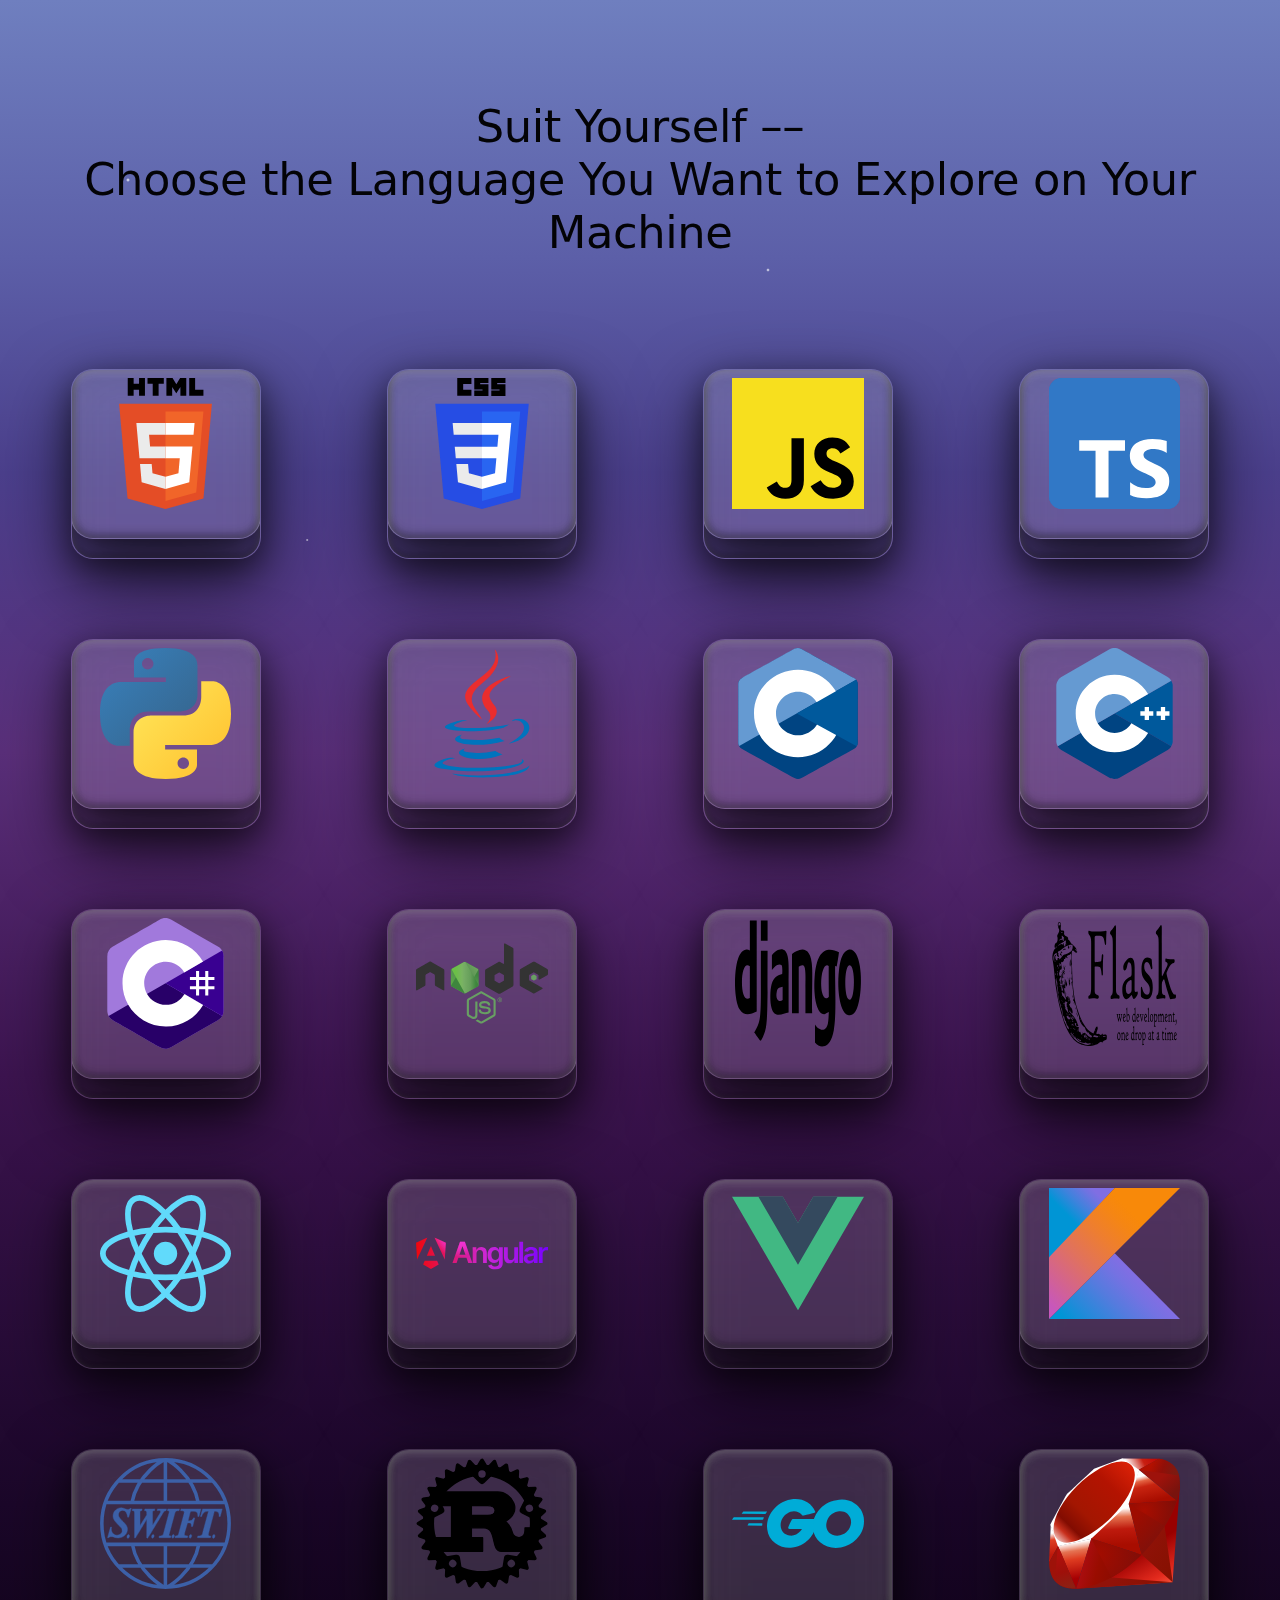
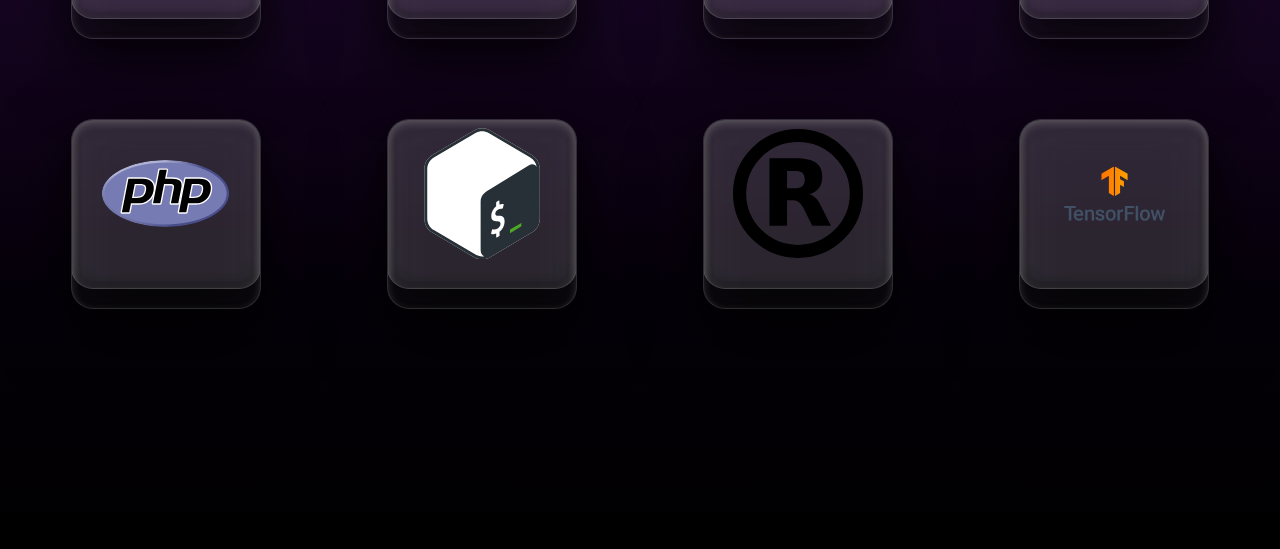
<file: index.html>
<!DOCTYPE html>
<html lang="en">
<head>
    <meta charset="UTF-8">
    <title>Choose Your Language</title>
    <link rel="stylesheet" href="style.css">
    <script src="router.js"></script>
</head>
<body>
    <!-- Star Layer -->
    <div class="stars"></div>

    <main class="container">
        <h1 style="color: black;">Suit Yourself ––<br>Choose the Language You Want to Explore on Your Machine</h1>
        
        
        <div class="languages-grid">
            
            
            <div class="language-card" data-language="html">
            <div class="language-item">
                <div class="language-card">
                    <img src="icons/html5-original.svg" alt="HTML" style="width:70%; height:70%;">
                </div>
                <div class="language-name">HTML</div>
            </div></div>


            <div class="language-card" data-language="css">
            <div class="language-item">
                <div class="language-card">
                    <img src="icons/css3-original.svg" alt="CSS" style="width:70%; height:70%;">
                </div>
                <div class="language-name">CSS</div>
            </div></div>
            
            
            <div class="language-card" data-language="javascript">
            <div class="language-item">
                <div class="language-card">
                    <img src="icons/javascript-original.svg" alt="JavaScript" style="width:70%; height:70%;">
                </div>
                <div class="language-name">JavaScript</div>
            </div></div>
            
            
            <div class="language-card" data-language="typescript">
            <div class="language-item">
                <div class="language-card">
                    <img src="icons/typescript-original.svg" alt="TypeScript" style="width:70%; height:70%;">
                </div>
                <div class="language-name">TypeScript</div>
            </div></div>
            
            
            <div class="language-card" data-language="python">
            <div class="language-item">
                <div class="language-card">
                    <img src="icons/python-original.svg" alt="Python" style="width:70%; height:70%;">
                </div>
                <div class="language-name">Python</div>
            </div></div>
            
            
            <div class="language-card" data-language="java">
            <div class="language-item">
                <div class="language-card">
                    <img src="icons/java-original.svg" alt="Java" style="width:70%; height:70%;">
                </div>
                <div class="language-name">Java</div>
            </div></div>
            
            
            <div class="language-card" data-language="c">
            <div class="language-item">
                <div class="language-card">
                    <img src="icons/c-original.svg" alt="C" style="width:70%; height:70%;">
                </div>
                <div class="language-name">C</div>
            </div></div>
            
            
            <div class="language-card" data-language="cpp">
            <div class="language-item">
                <div class="language-card">
                    <img src="icons/cpp-original.svg" alt="C++" style="width:70%; height:70%;">
                </div>
                <div class="language-name">C++</div>
            </div></div>
            
            
            <div class="language-card" data-language="csharp">
            <div class="language-item">
                <div class="language-card">
                    <img src="icons/csharp-original.svg" alt="C#" style="width:70%; height:70%;">
                </div>
                <div class="language-name">C#</div>
            </div></div>
            
            
            <div class="language-card" data-language="nodejs">
            <div class="language-item">
                <div class="language-card">
                    <img src="icons/nodejs-original.svg" alt="Node.js" style="width:70%; height:70%;">
                </div>
                <div class="language-name">Node.js</div>
            </div></div>
            
            
            <div class="language-card" data-language="django">
            <div class="language-item">
                <div class="language-card">
                    <img src="icons/django-plain.svg" alt="Django" style="width:70%; height:70%;">
                </div>
                <div class="language-name">Django</div>
            </div></div>
            
            
            <div class="language-card" data-language="flask">
            <div class="language-item">
                <div class="language-card">
                    <img src="icons/flask-original.svg" alt="Flask" style="width:70%; height:70%;">
                </div>
                <div class="language-name">Flask</div>
            </div></div>
            
            
            <div class="language-card" data-language="react">
            <div class="language-item">
                <div class="language-card">
                    <img src="icons/react-original.svg" alt="React" style="width:70%; height:70%;">
                </div>
                <div class="language-name">React</div>
            </div></div>
            
            
            <div class="language-card" data-language="angular">
            <div class="language-item">
                <div class="language-card">
                    <img src="icons/angular-original.svg" alt="Angular" style="width:70%; height:70%;">
                </div>
                <div class="language-name">Angular</div>
            </div></div>
            
            
            <div class="language-card" data-language="vue">
            <div class="language-item">
                <div class="language-card">
                    <img src="icons/vuejs-original.svg" alt="Vue" style="width:70%; height:70%;">
                </div>
                <div class="language-name">Vue</div>
            </div></div>
            
            
            <div class="language-card" data-language="kotlin">
            <div class="language-item">
                <div class="language-card">
                    <img src="icons/kotlin-original.svg" alt="Kotlin" style="width:70%; height:70%;">
                </div>
                <div class="language-name">Kotlin</div>
            </div></div>
            
            
            <div class="language-card" data-language="swift">
            <div class="language-item">
                <div class="language-card">
                    <img src="icons/swift-original.svg" alt="Swift" style="width:70%; height:70%;">
                </div>
                <div class="language-name">Swift</div>
            </div></div>
            
            
            <div class="language-card" data-language="rust">
            <div class="language-item">
                <div class="language-card">
                    <img src="icons/rust-plain.svg" alt="Rust" style="width:70%; height:70%;">
                </div>
                <div class="language-name">Rust</div>
            </div></div>
            
            
            <div class="language-card" data-language="go">
            <div class="language-item">
                <div class="language-card">
                    <img src="icons/go-original.svg" alt="Go" style="width:70%; height:70%;">
                </div>
                <div class="language-name">Go</div>
            </div></div>
            
            
            <div class="language-card" data-language="ruby">
            <div class="language-item">
                <div class="language-card">
                    <img src="icons/ruby-original.svg" alt="Ruby" style="width:70%; height:70%;">
                </div>
                <div class="language-name">Ruby</div>
            </div></div>
            
            
            <div class="language-card" data-language="php">
            <div class="language-item">
                <div class="language-card">
                    <img src="icons/php-original.svg" alt="PHP" style="width:70%; height:70%;">
                </div>
                <div class="language-name">PHP</div>
            </div></div>
            
            
            <div class="language-card" data-language="bash">
            <div class="language-item">
                <div class="language-card">
                    <img src="icons/bash-original.svg" alt="Bash" style="width:70%; height:70%;">
                </div>
                <div class="language-name">Bash</div>
            </div></div>
            
            
            <div class="language-card" data-language="r">
            <div class="language-item">
                <div class="language-card">
                    <img src="icons/r-original.svg" alt="R" style="width:70%; height:70%;">
                </div>
                <div class="language-name">R</div>
            </div></div>
            
            
            <div class="language-card" data-language="tensorflow">
            <div class="language-item">
                <div class="language-card">
                    <img src="icons/tensorflow-original.svg" alt="TensorFlow" style="width:70%; height:70%;">
                </div>
                <div class="language-name">TensorFlow</div>
            </div></div>
        </div>
    </main>
</body>
</html>
</file>
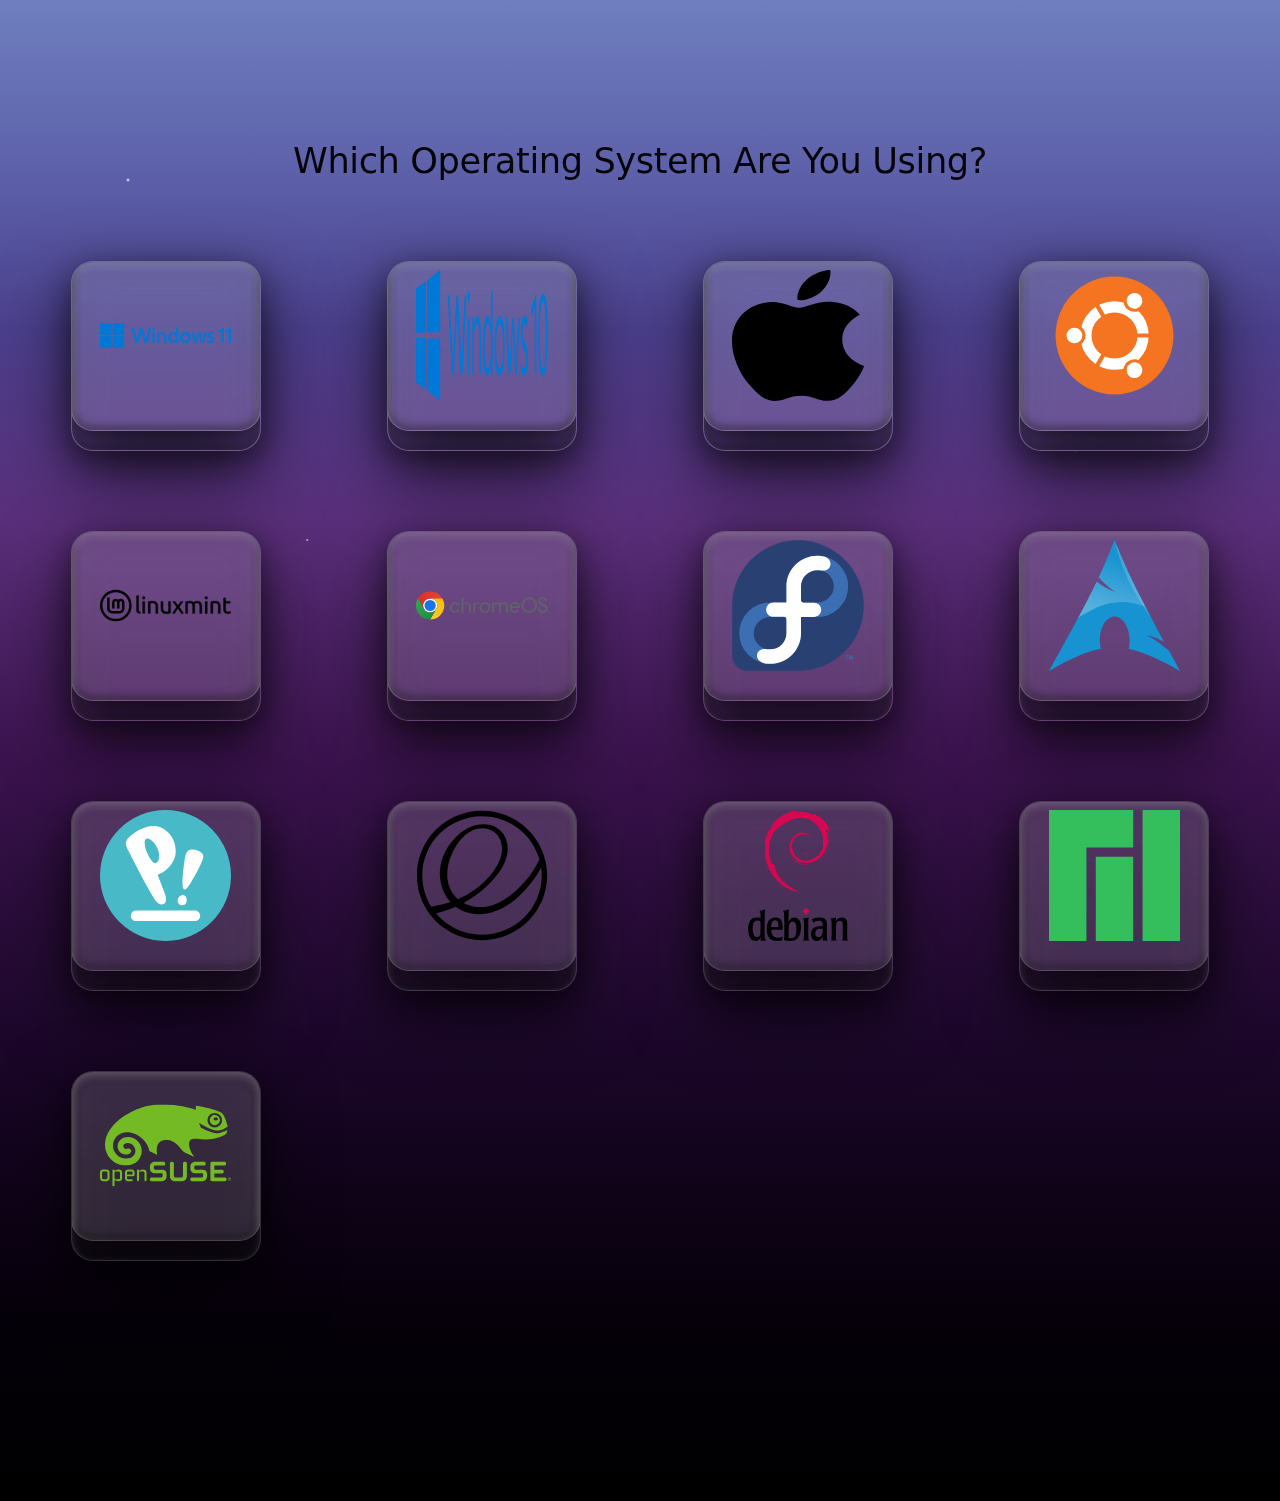
<file: main.html>
<!DOCTYPE html>
<html lang="en">
<head>
    <meta charset="UTF-8">
    <title>Choose Your Operating System</title>
    <link rel="stylesheet" href="style.css">
    <script src="router.js"></script>
</head>
<body>
    <!-- Star Layer -->
    <div class="stars"></div>

    <main class="container">
        <h1 style="text-align: center; color: black; font-size: 2.2rem; margin: 40px 0 60px; opacity: 0.95;">
            Which Operating System Are You Using?
        </h1>
        
        <div class="languages-grid">


            <div class="language-card" data-os="windows">
            <div class="language-item">
                <div class="language-card">
                    <img src="icons/windows11-original.svg" alt="Windows 11" style="width:70%; height:70%;">
                </div>
                <div class="language-name">Windows 11</div>
            </div></div>
            
            
            <div class="language-card" data-os="windows">
            <div class="language-item">
                <div class="language-card">
                    <img src="icons/windows10-original.svg" alt="Windows 10" style="width:70%; height:70%;">
                </div>
                <div class="language-name">Windows 10</div>
            </div></div>
            
            
            <div class="language-card" data-os="mac">
            <div class="language-item">
                <div class="language-card">
                    <img src="icons/apple-original.svg" alt="macOS" style="width:70%; height:70%;">
                </div>
                <div class="language-name">macOS</div>
            </div></div>
            
            
            <div class="language-card" data-os="linux">
            <div class="language-item">
                <div class="language-card">
                    <img src="icons/ubuntu-plain.svg" alt="Ubuntu" style="width:70%; height:70%;">
                </div>
                <div class="language-name">Ubuntu</div>
            </div></div>
            
            
            <div class="language-card" data-os="linux">
            <div class="language-item">
                <div class="language-card">
                    <img src="icons/linuxmint-original.svg" alt="Linux Mint" style="width:70%; height:70%;">
                </div>
                <div class="language-name">Linux Mint</div>
            </div></div>
            
            
            <div class="language-card" data-os="chromeos">
            <div class="language-item">
                <div class="language-card">
                    <img src="icons/chrome-original.svg" alt="ChromeOS" style="width:70%; height:70%;">
                </div>
                <div class="language-name">ChromeOS</div>
            </div></div>
            
            
            <div class="language-card" data-os="linux">
            <div class="language-item">
                <div class="language-card">
                    <img src="icons/fedora-original.svg" alt="Fedora" style="width:70%; height:70%;">
                </div>
                <div class="language-name">Fedora</div>
            </div></div>
            
            
            <div class="language-card" data-os="linux">
            <div class="language-item">
                <div class="language-card">
                    <img src="icons/archlinux-original.svg" alt="Arch Linux" style="width:70%; height:70%;">
                </div>
                <div class="language-name">Arch Linux</div>
            </div></div>
            
            
            
            <div class="language-card" data-os="linux">
            <div class="language-item">
                <div class="language-card">
                    <img src="icons/popos-original.svg" alt="Pop!_OS" style="width:70%; height:70%;">
                </div>
                <div class="language-name">Pop!_OS</div>
            </div></div>
            
            
            
            <div class="language-card" data-os="linux">
            <div class="language-item">
                <div class="language-card">
                    <img src="icons/elementary-original.svg" alt="Elementary OS" style="width:70%; height:70%;">
                </div>
                <div class="language-name">Elementary OS</div>
            </div></div>
            
            
            
            <div class="language-card" data-os="linux">
            <div class="language-item">
                <div class="language-card">
                    <img src="icons/debian-original.svg" alt="Debian" style="width:70%; height:70%;">
                </div>
                <div class="language-name">Debian</div>
            </div></div>
            
            
            
            <div class="language-card" data-os="linux">
            <div class="language-item">
                <div class="language-card">
                    <img src="icons/manjaro-original.svg" alt="Manjaro" style="width:70%; height:70%;">
                </div>
                <div class="language-name">Manjaro</div>
            </div></div>
            
            
            
            <div class="language-card" data-os="linux">
            <div class="language-item">
                <div class="language-card">
                    <img src="icons/opensuse-original.svg" alt="openSUSE" style="width:70%; height:70%;">
                </div>
                <div class="language-name">openSUSE</div>
            </div></div>
        
        
        
        
        </div>
    </main>
</body>
</html>
</file>
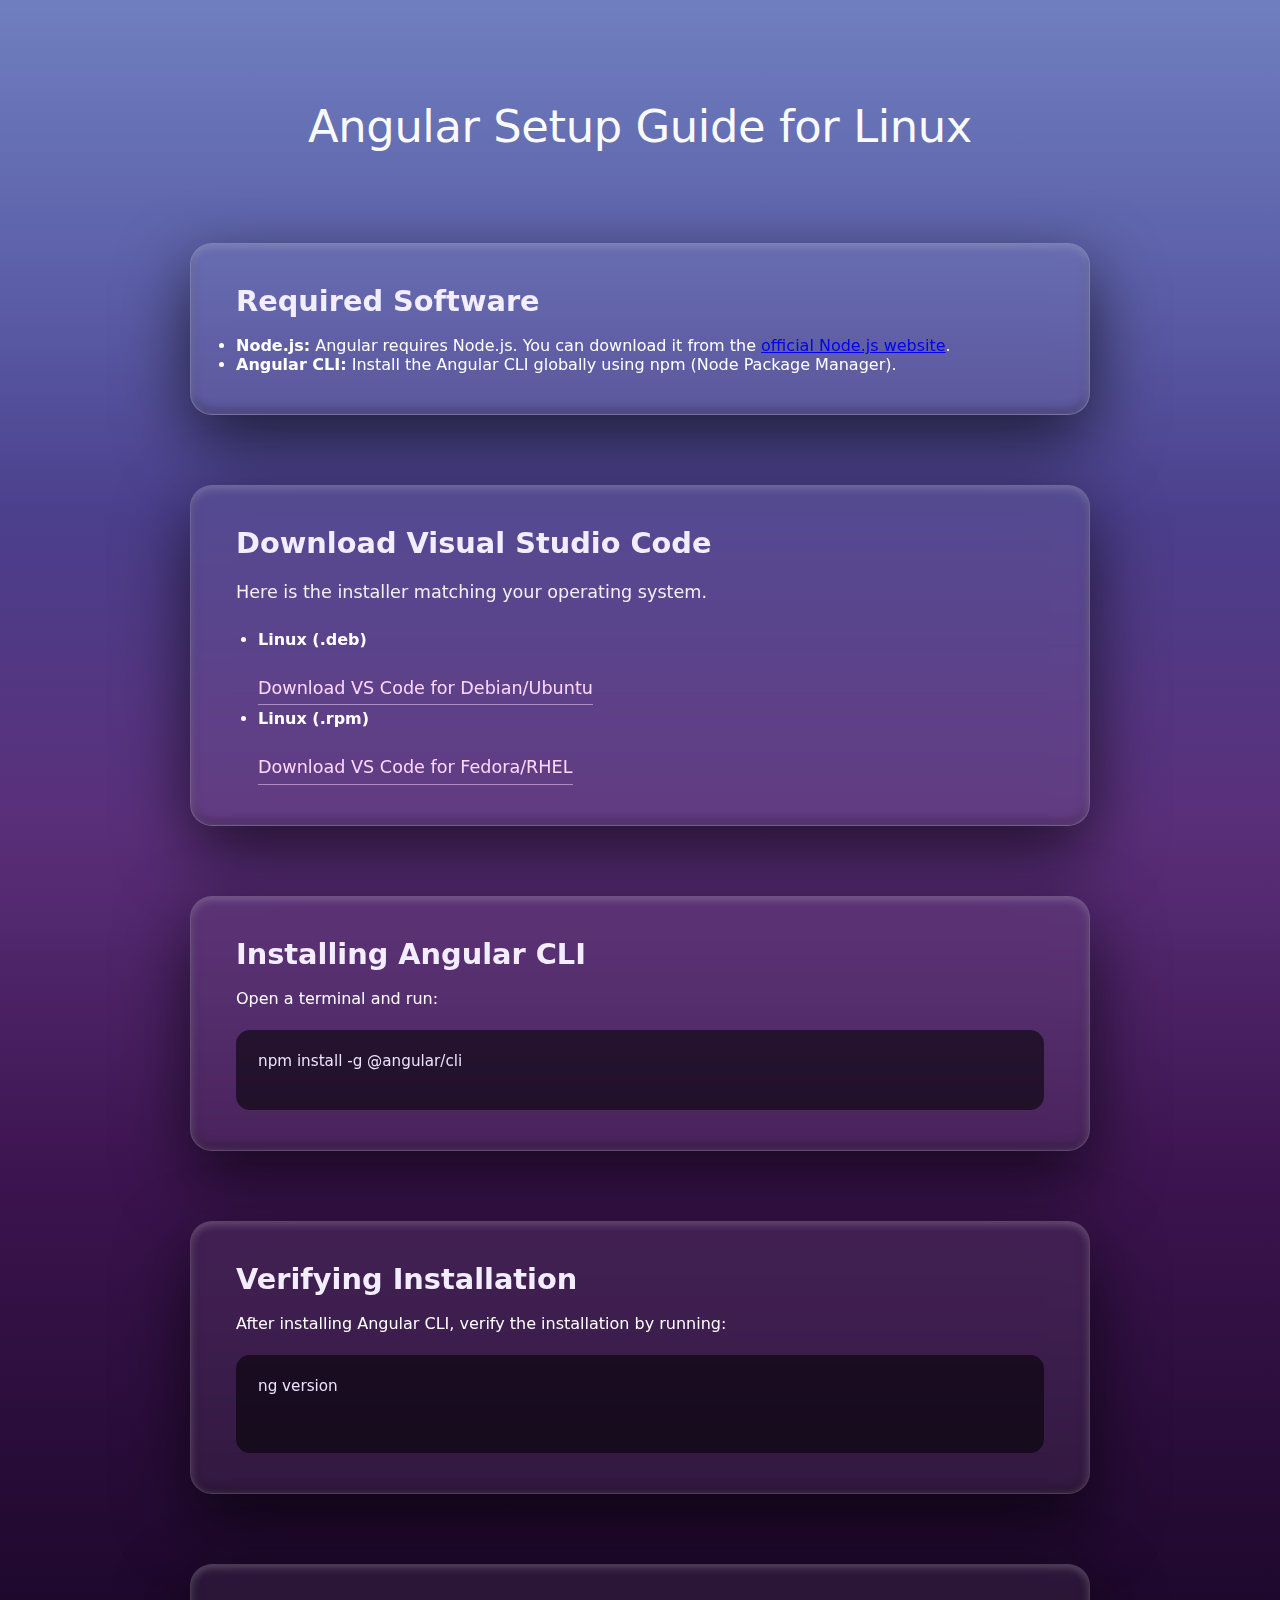
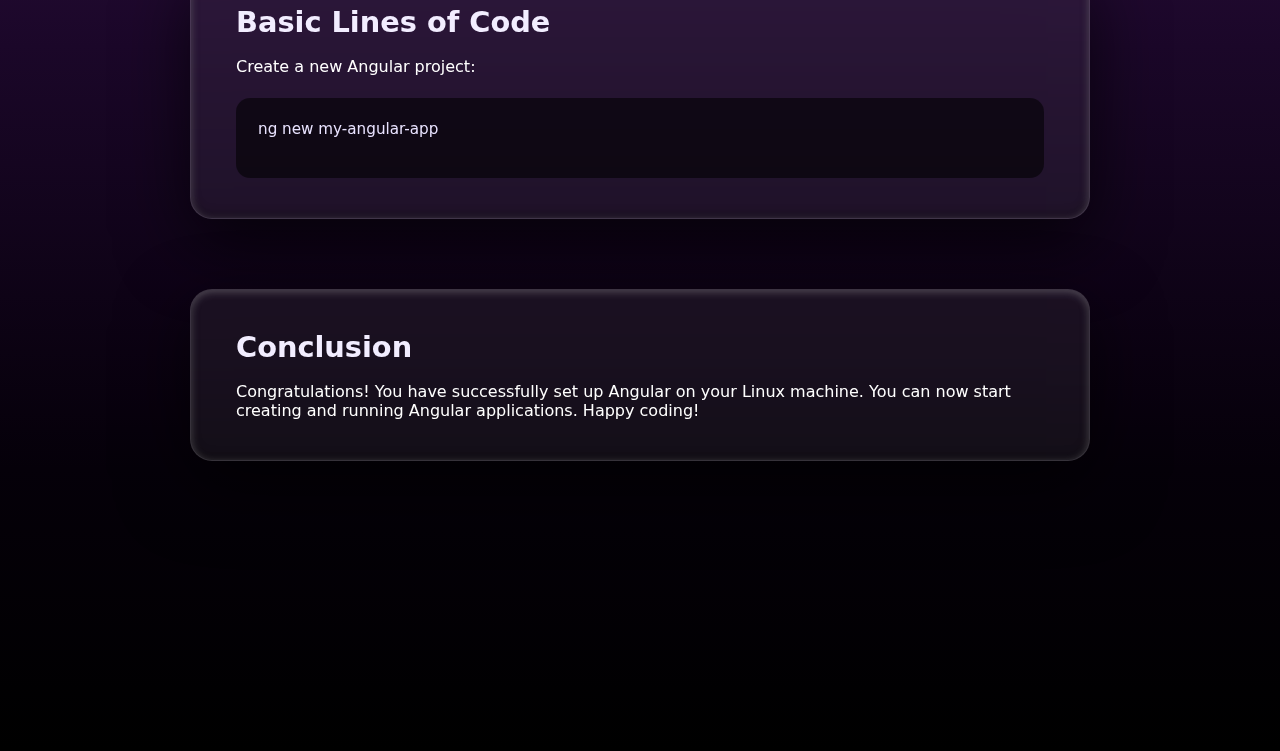
<file: Angular setup/setup-angular-linux.html>
<!DOCTYPE html>
<html lang="en">
<head>
    <meta charset="UTF-8">
    <meta name="viewport" content="width=device-width, initial-scale=1.0">
    <title>Angular Setup Guide for Linux</title>
    <link rel="stylesheet" href="style.css">
</head>
<body>
    <main class="container">
        <h1>Angular Setup Guide for Linux</h1>


         

        <!-- Required Software -->
        <section class="glass-block setup-section">
            <h2 >Required Software</h2>
            <ul>
                <li><strong>Node.js:</strong> Angular requires Node.js. You can download it from the <a href="https://nodejs.org/">official Node.js website</a>.</li>
                <li><strong>Angular CLI:</strong> Install the Angular CLI globally using npm (Node Package Manager).</li>
            </ul>
        </section>

        <!-- Download vscode editor -->
        <section class="glass-block setup-section">
                <h2>Download Visual Studio Code</h2>
        <p class="setup-text">
            Here is the installer matching your operating system.
        </p>

        <ul class="setup-list">
            <li>
                <strong>Linux (.deb)</strong><br>
                <a class="download-link"
                   href="https://update.code.visualstudio.com/latest/linux-deb-x64/stable">
                   Download VS Code for Debian/Ubuntu
                </a>
            </li>

            <li>
                <strong>Linux (.rpm)</strong><br>
                <a class="download-link"
                   href="https://update.code.visualstudio.com/latest/linux-rpm-x64/stable">
                   Download VS Code for Fedora/RHEL
                </a>
            </li>
        </ul>
        </section>

        <!-- Installing Angular CLI -->
        <section class="glass-block setup-section">
            <h2>Installing Angular CLI</h2>
            <p>Open a terminal and run:</p>
            <pre class="code-block">
npm install -g @angular/cli
            </pre>
        </section>

        <!-- Verifying Installation -->
        <section class="glass-block setup-section">
            <h2>Verifying Installation</h2>
            <p>After installing Angular CLI, verify the installation by running:</p>    
            <pre class="code-block">
ng version

            </pre>
        </section>

        
        <!-- Basic lines of code -->
        <section class="glass-block setup-section">
            <h2>Basic Lines of Code</h2>
            <p>Create a new Angular project:</p>
            <pre class="code-block">
ng new my-angular-app
            </pre>
        </section>

        <!-- Conclusion -->
        <section class="glass-block setup-section">
            <h2>Conclusion</h2>
            <p>Congratulations! You have successfully set up Angular on your Linux machine. You can now start creating and running Angular applications. Happy coding!</p>
        </section>
    </main>
</body>
</html>
</file>
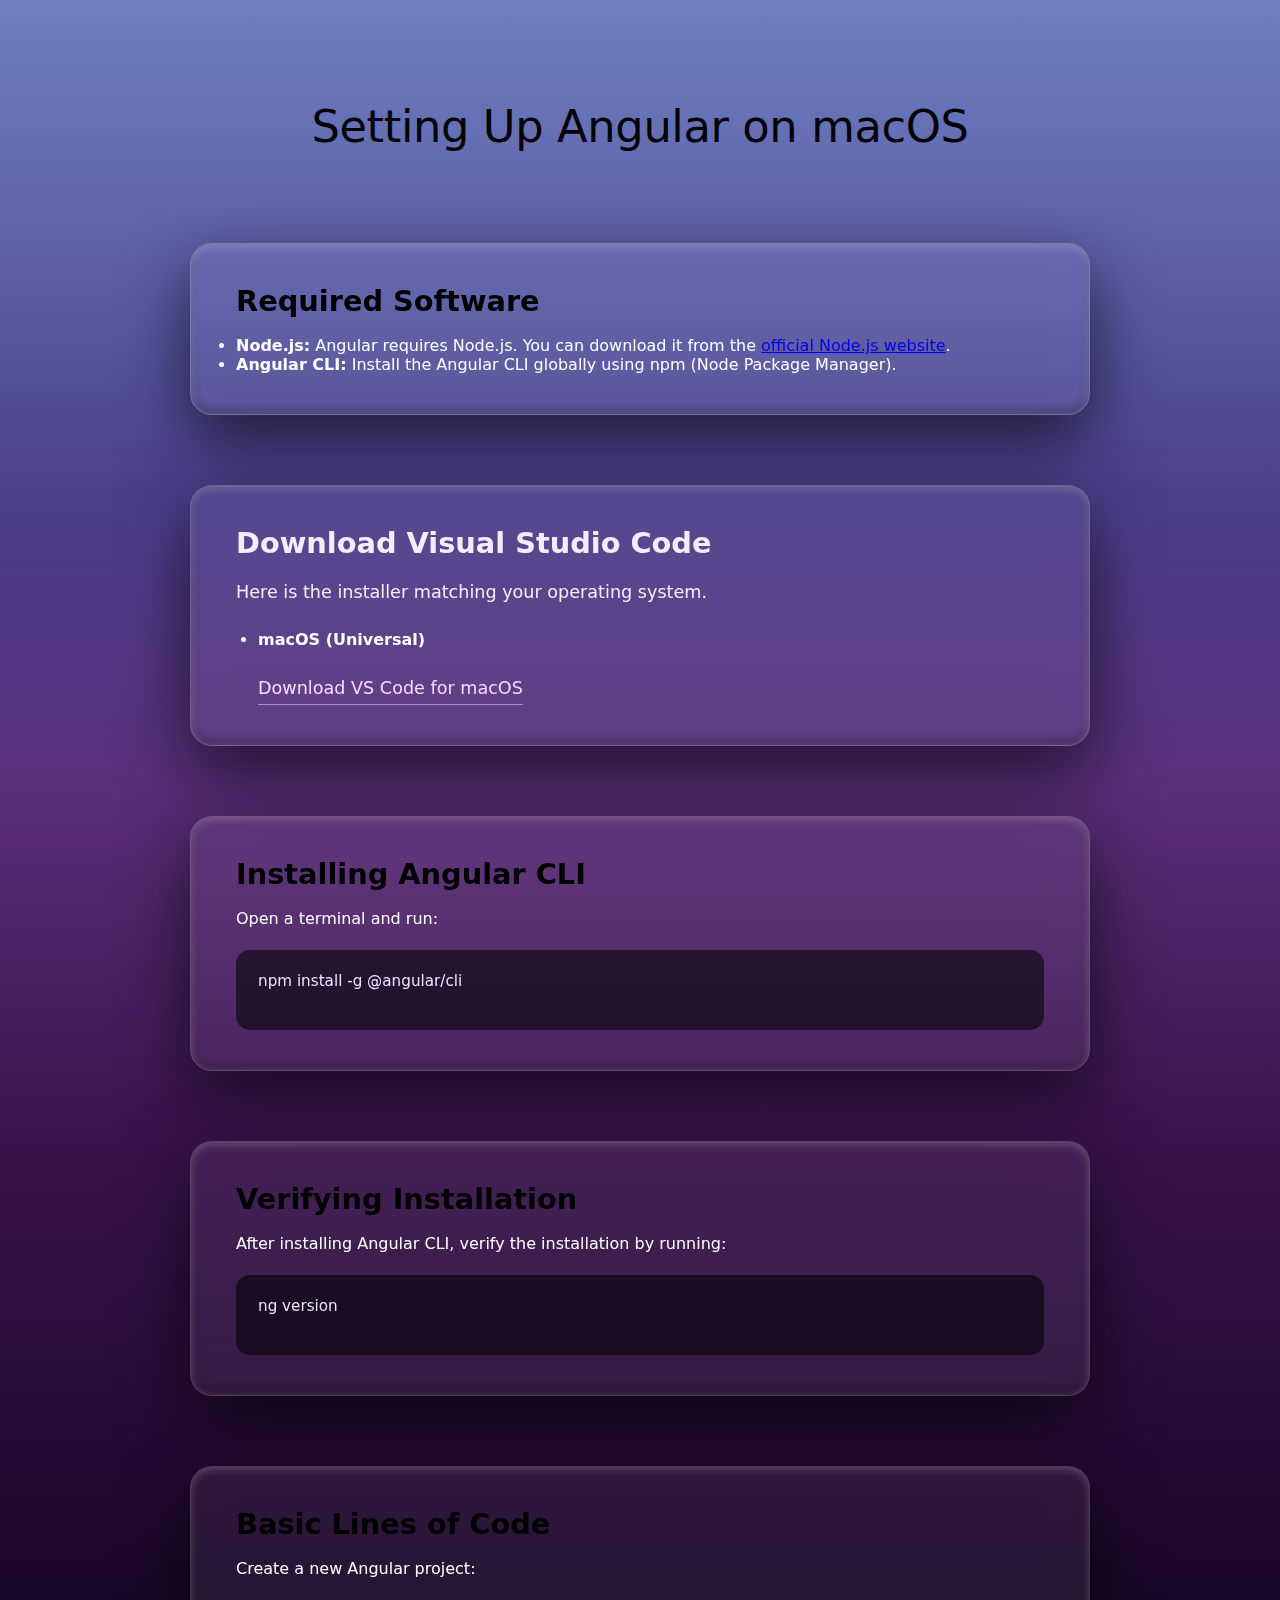
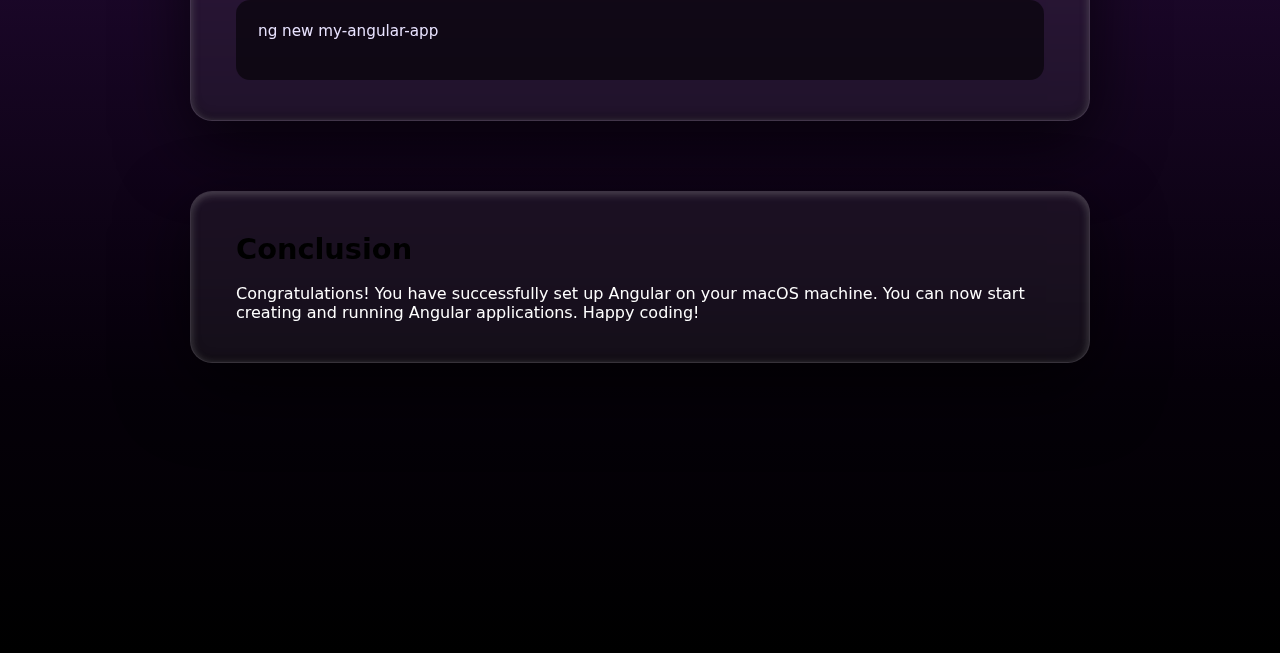
<file: Angular setup/setup-angular-mac.html>
<!DOCTYPE html>
<html lang="en">
<head>
    <meta charset="UTF-8">
    <meta name="viewport" content="width=device-width, initial-scale=1.0">
    <title>Angular Setup Guide for macOS</title>
    <link rel="stylesheet" href="style.css">
</head>
<body>
    <main class="container">
        <h1 style="color: black;">Setting Up Angular on macOS

        </h1>

        <!-- Required Software -->
        <section class="glass-block setup-section">
            <h2 style="color: black;">Required Software</h2>
            <ul>
                <li><strong>Node.js:</strong> Angular requires Node.js. You can download it from the <a href="https://nodejs.org/">official Node.js website</a>.</li>
                <li><strong>Angular CLI:</strong> Install the Angular CLI globally using npm (Node Package Manager).</li>
            </ul>
        </section>

        <!-- Download vscode editor -->
        <section class="glass-block setup-section">
            <h2>Download Visual Studio Code</h2>
        <p class="setup-text">
            Here is the installer matching your operating system.
        </p>

        <ul class="setup-list">
            <li>
                <strong>macOS (Universal)</strong><br>
                <a class="download-link"
                   href="https://update.code.visualstudio.com/latest/darwin/universal/stable">
                   Download VS Code for macOS
                </a>
            </li> 
        </ul>
        </section>

        <!-- Installing Angular CLI -->
        <section class="glass-block setup-section">
            <h2 style="color: black;">Installing Angular CLI</h2>
            <p>Open a terminal and run:</p>
            <pre class="code-block">
npm install -g @angular/cli
            </pre>
        </section>

        <!-- Verifying Installation -->
        <section class="glass-block setup-section">
            <h2 style="color: black;">Verifying Installation</h2>
            <p>After installing Angular CLI, verify the installation by running:</p>
            <pre class="code-block">
ng version
            </pre>
        </section>

        
        <!-- Basic lines of code -->
        <section class="glass-block setup-section">
            <h2 style="color: black;">Basic Lines of Code</h2>
            <p>Create a new Angular project:</p>
            <pre class="code-block">
ng new my-angular-app
            </pre>
        </section>

        
        <!-- Conclusion -->
        <section class="glass-block setup-section">
            <h2 style="color: black;">Conclusion</h2>
            <p>Congratulations! You have successfully set up Angular on your macOS machine. You can now start creating and running Angular applications. Happy coding!</p>
        </section>
    </main>
</body>
</html>
</file>
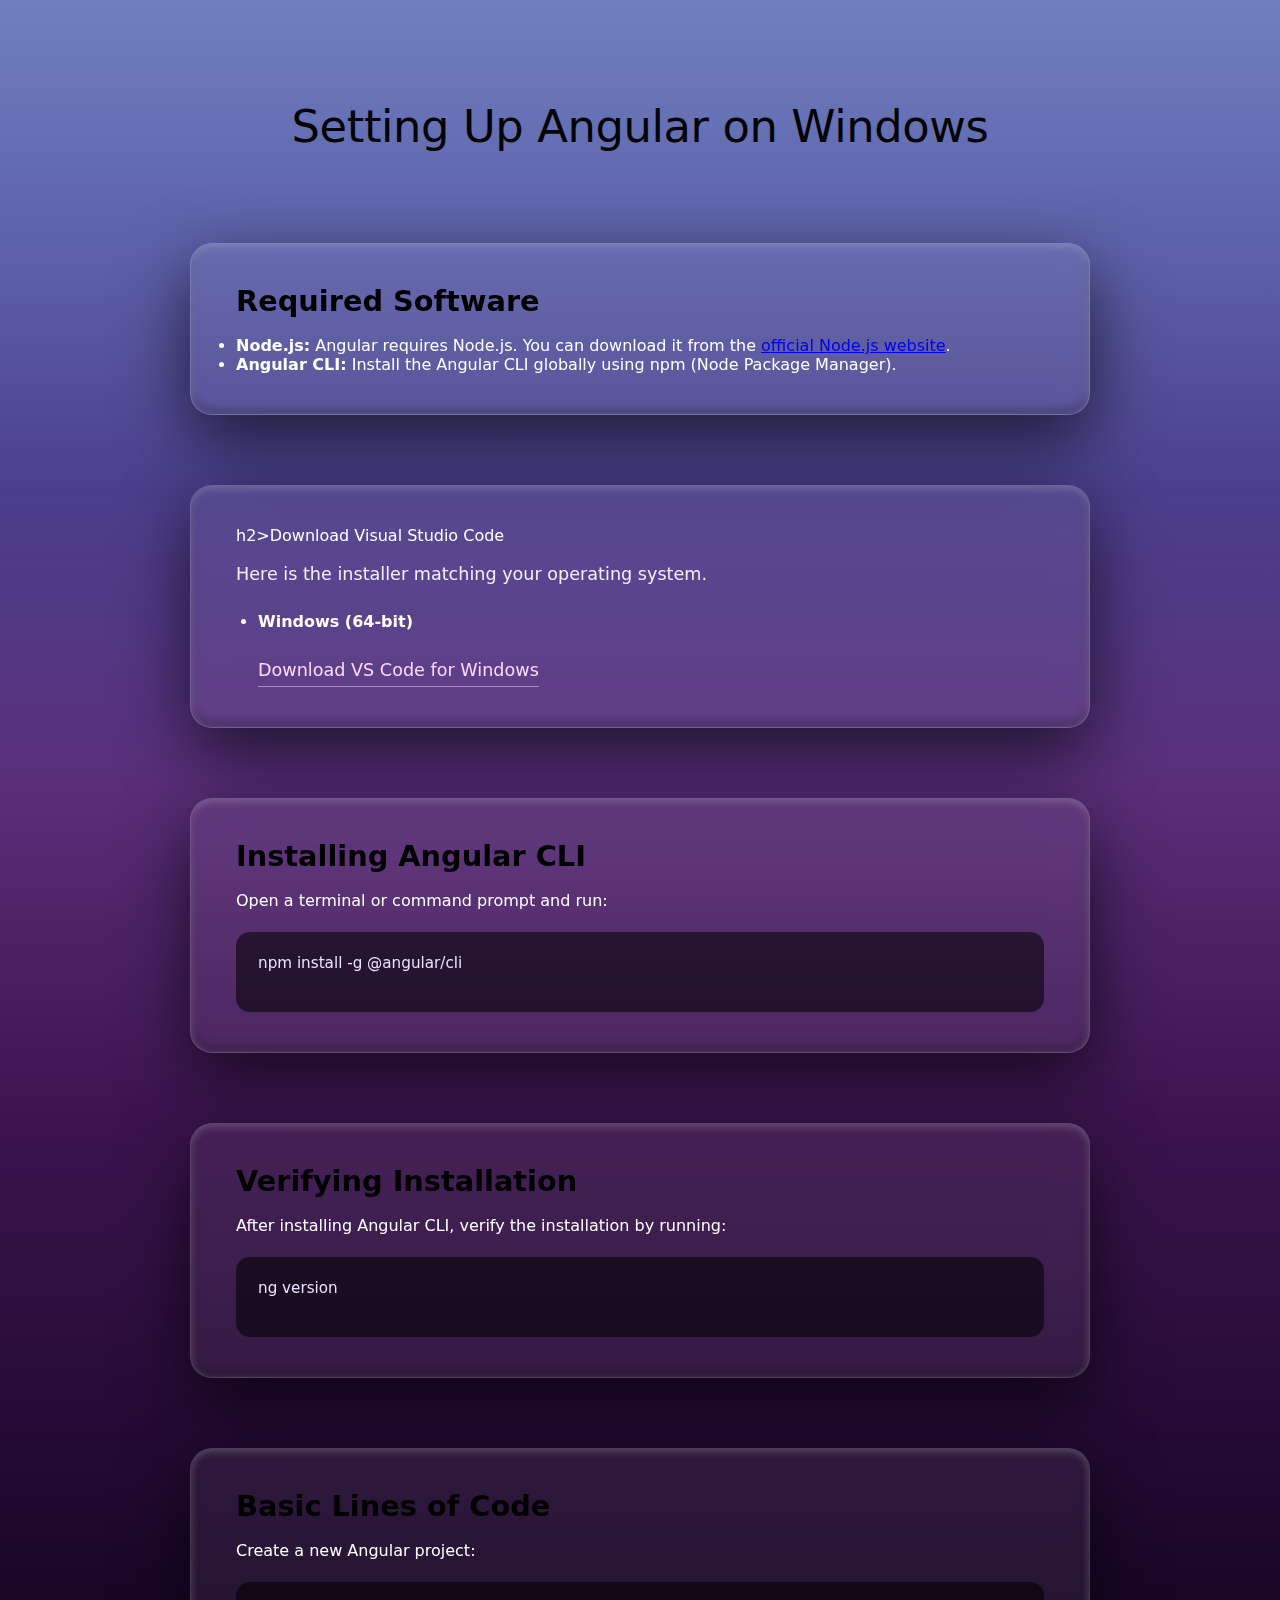
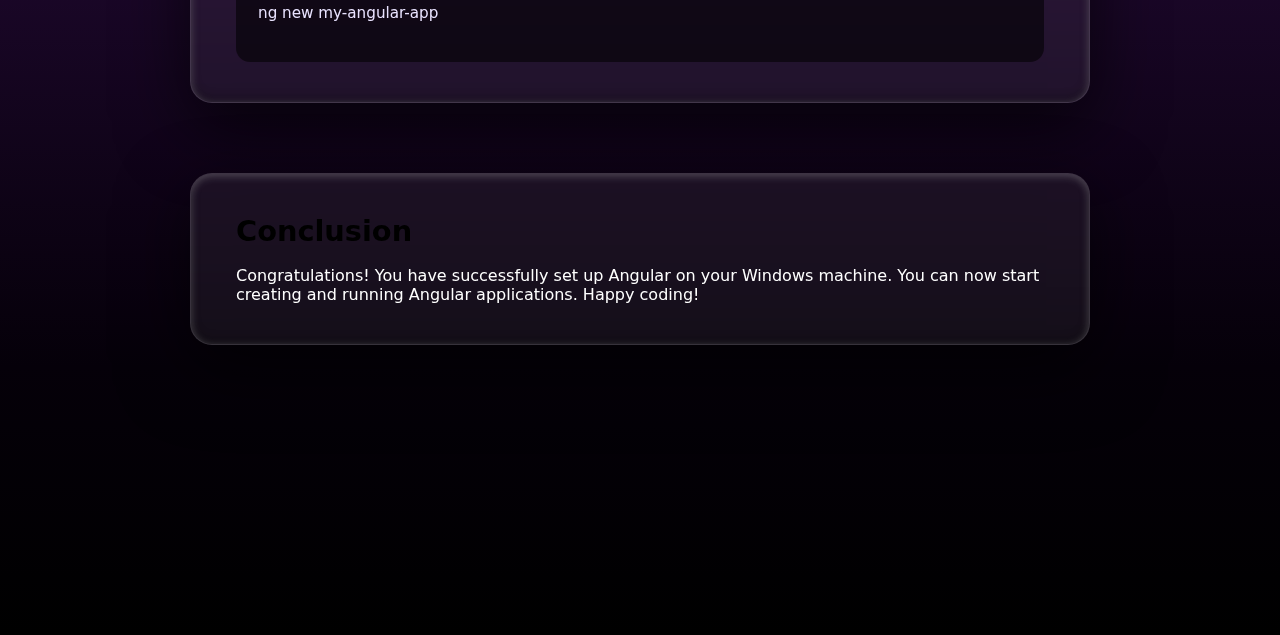
<file: Angular setup/setup-angular-win.html>
<!DOCTYPE html>
<html lang="en">
<head>
    <meta charset="UTF-8">
    <meta name="viewport" content="width=device-width, initial-scale=1.0">
    <title>Angular Setup Guide for Windows</title>
    <link rel="stylesheet" href="style.css">
</head>
<body>
    <main class="container">
        <h1 style="color: black;">Setting Up Angular on Windows</h1>

        <!-- Required Software -->
        <section class="glass-block setup-section">
            <h2 style="color: black;">Required Software</h2>
            <ul>
                <li><strong>Node.js:</strong> Angular requires Node.js. You can download it from the <a href="https://nodejs.org/">official Node.js website</a>.</li>
                <li><strong>Angular CLI:</strong> Install the Angular CLI globally using npm (Node Package Manager).</li>
            </ul>
        </section>

        <!-- Download vscode editor -->
        <section class="glass-block setup-section">
            h2>Download Visual Studio Code</h2>
        <p class="setup-text">
            Here is the installer matching your operating system.
        </p>

        <ul class="setup-list">
            <li>
                <strong>Windows (64-bit)</strong><br>
                <a class="download-link"
                   href="https://update.code.visualstudio.com/latest/win32-x64-user/stable">
                   Download VS Code for Windows
                </a>
            </li>
        </ul>
        </section>

        <!-- Installing Angular CLI -->
        <section class="glass-block setup-section">
            <h2 style="color: black;">Installing Angular CLI</h2>
            <p>Open a terminal or command prompt and run:</p>
            <pre class="code-block">
npm install -g @angular/cli
            </pre>
        </section>

        <!-- Verifying Installation -->
        <section class="glass-block setup-section">
            <h2 style="color: black;">Verifying Installation</h2>
            <p>After installing Angular CLI, verify the installation by running:</p>
            <pre class="code-block">
ng version
            </pre>
        </section>

        
        <!-- Basic lines of code -->
        <section class="glass-block setup-section">
            <h2 style="color: black;">Basic Lines of Code</h2>
            <p>Create a new Angular project:</p>
            <pre class="code-block">
ng new my-angular-app
            </pre>
        </section>

        
        <!-- Conclusion -->
        <section class="glass-block setup-section">
            <h2 style="color: black;">Conclusion</h2>
            <p>Congratulations! You have successfully set up Angular on your Windows machine. You can now start creating and running Angular applications. Happy coding!</p>
        </section>
    </main>
</body>
</html>
</file>
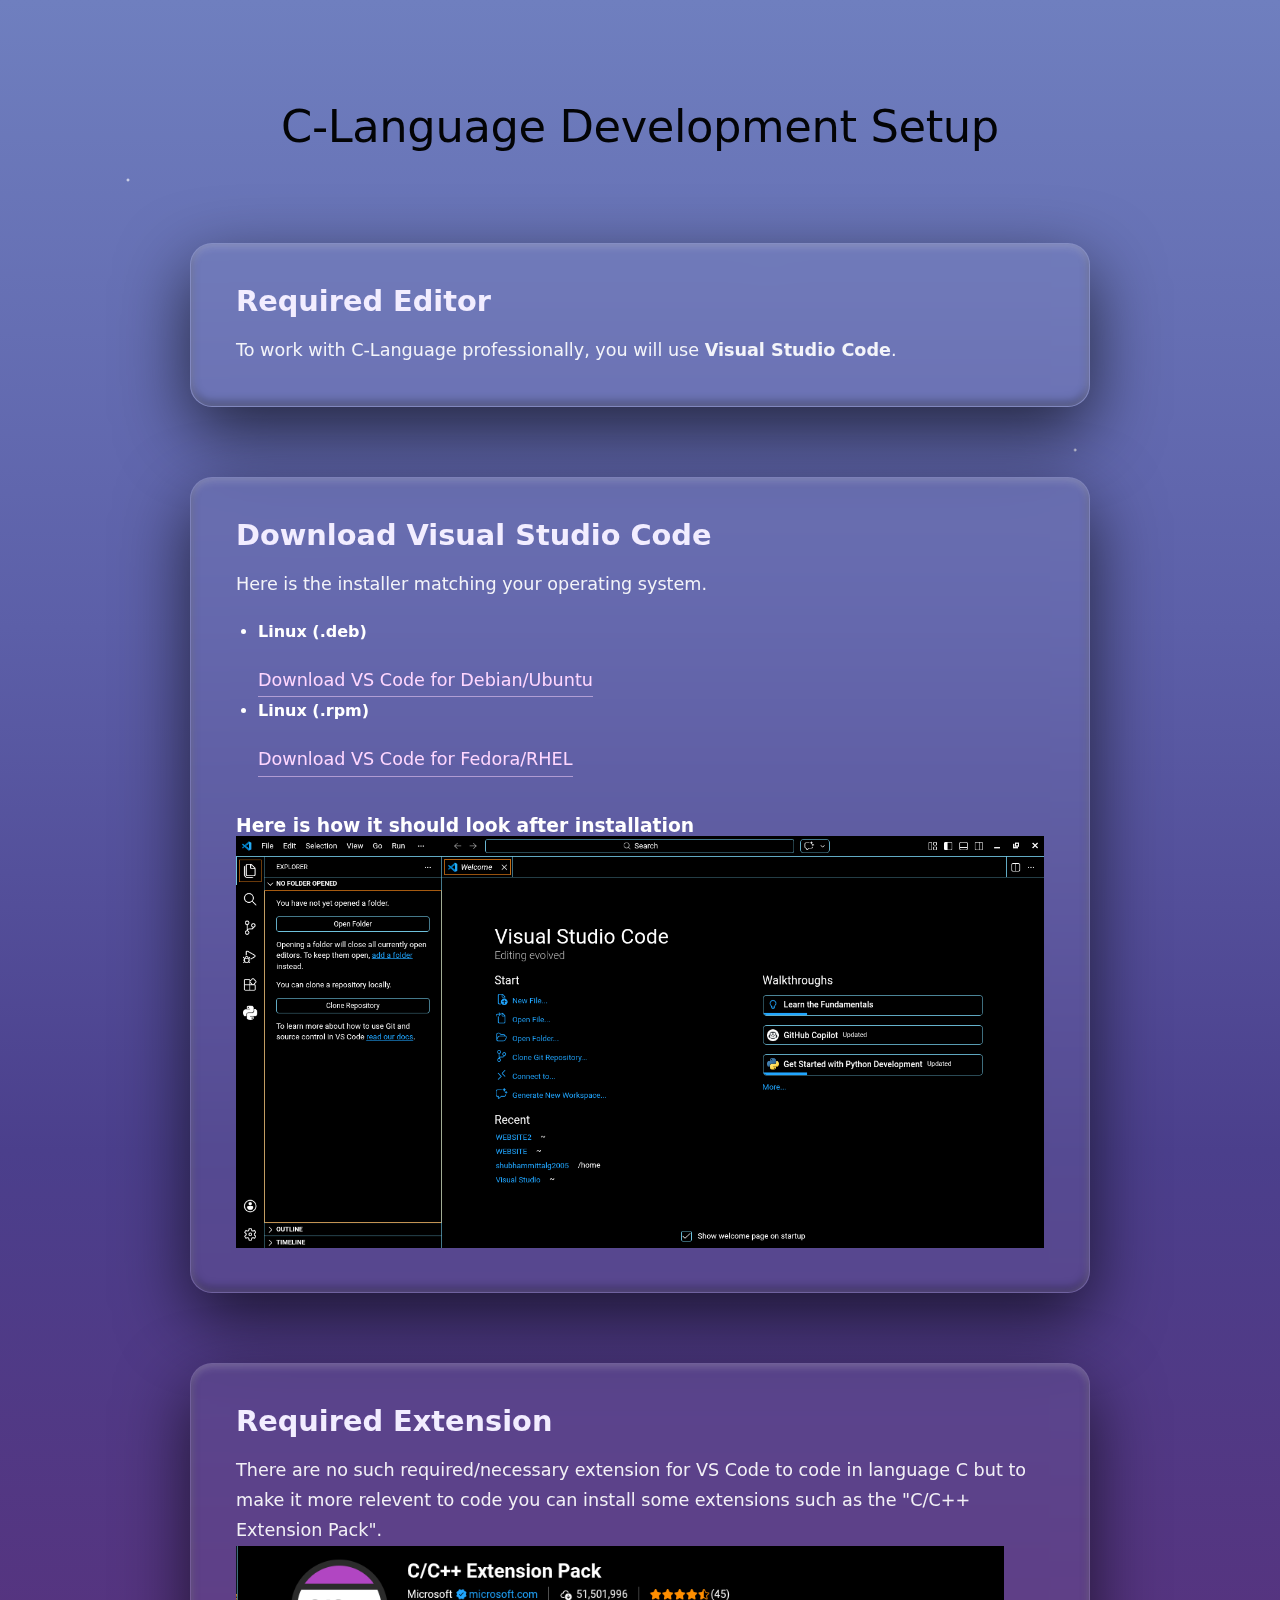
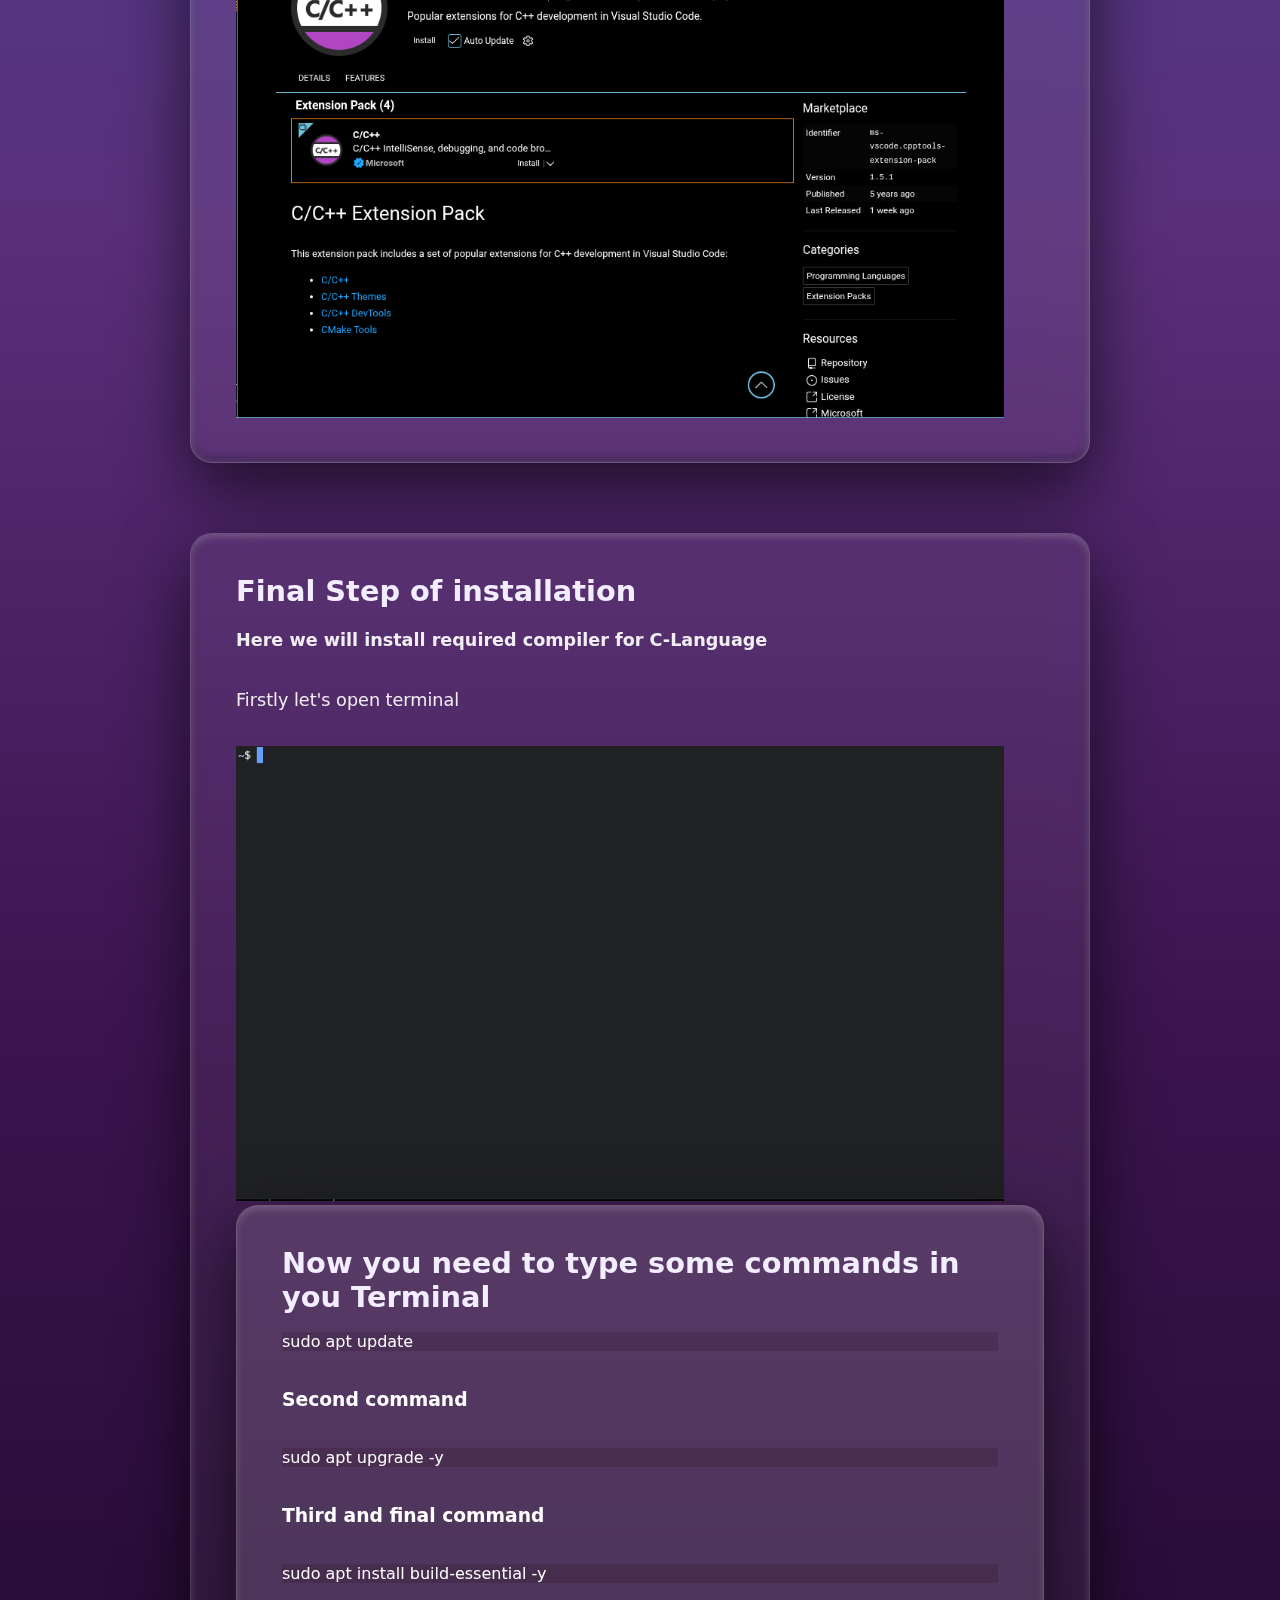
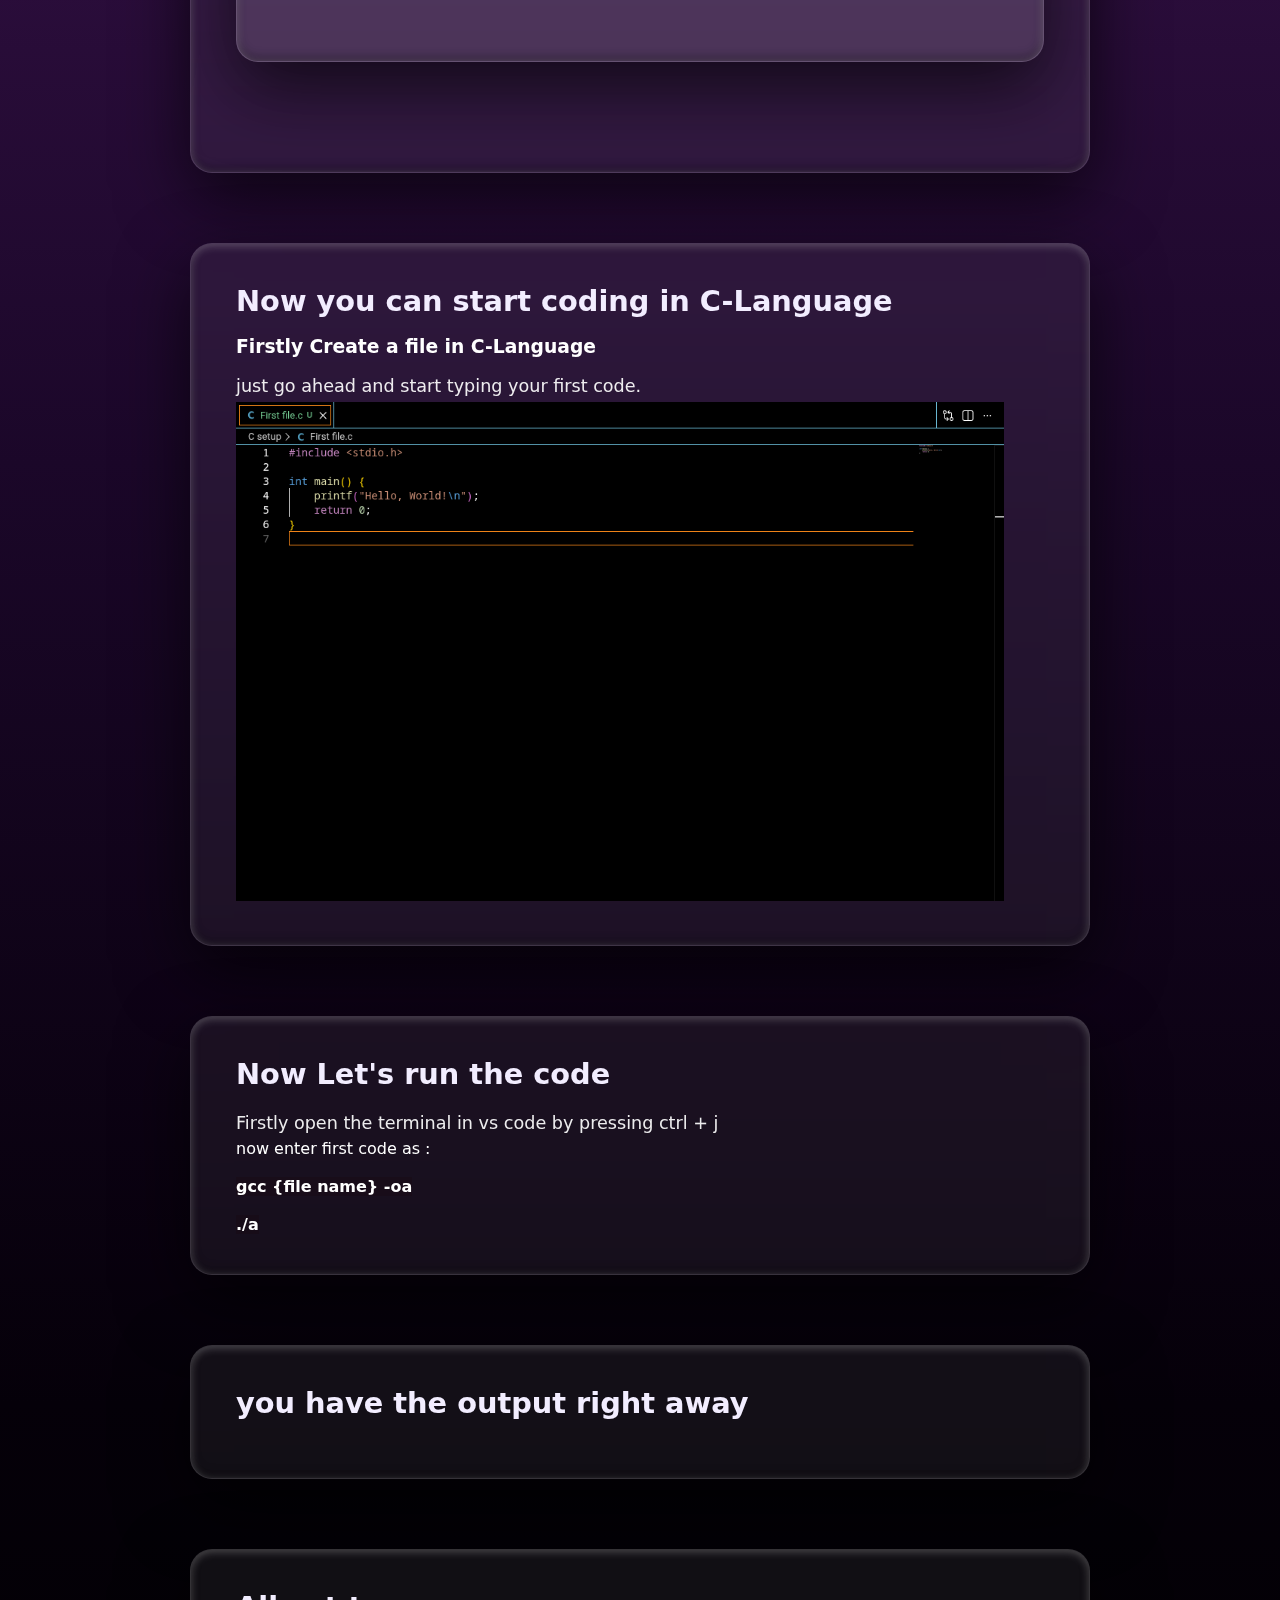
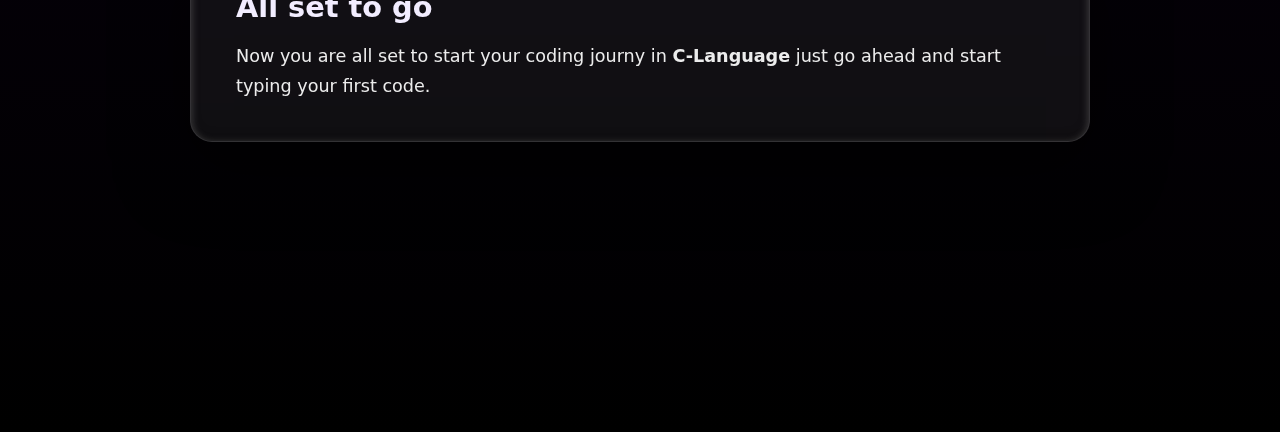
<file: C setup/setup-c-linux.html>
<!DOCTYPE html>
<html lang="en">
<head>
    <meta charset="UTF-8">
    <title>HTML Setup Guide</title>
    <link rel="stylesheet" href="style.css">
</head>
<body>

<div class="stars"></div>

<main class="container">

    <h1 style="color:black;">
        C-Language Development Setup
    </h1>

    <section class="glass-block setup-section">
        <h2>Required Editor</h2>
        <p class="setup-text">
            To work with C-Language professionally, you will use
            <strong>Visual Studio Code</strong>.
        </p>
    </section>

    <section class="glass-block setup-section">
        <h2>Download Visual Studio Code</h2>
        <p class="setup-text">
            Here is the installer matching your operating system.
        </p>

        <ul class="setup-list">
            <li>
                <strong>Linux (.deb)</strong><br>
                <a class="download-link"
                   href="https://update.code.visualstudio.com/latest/linux-deb-x64/stable">
                   Download VS Code for Debian/Ubuntu
                </a>
            </li>

            <li>
                <strong>Linux (.rpm)</strong><br>
                <a class="download-link"
                   href="https://update.code.visualstudio.com/latest/linux-rpm-x64/stable">
                   Download VS Code for Fedora/RHEL
                </a>
            </li>
        </ul><br><br>
        <h3>Here is how it should look after installation</h3>
            <div class="screen-shot">
                <div class="screen-shot">
                    <img src="screens/vs-code.png" alt="Visual studio code" style="width:100%; height:100%;">
                </div>

    </section>

    <section class="glass-block setup-section">
        <h2>Required Extension</h2>
        <p class="setup-text">
            There are no such required/necessary extension for VS Code to code in language C but to make it more relevent to code you can
            install some extensions such as the "C/C++ Extension Pack".


            <div class="screen-shot">
                <div class="screen-shot">
                    <img src="screens/CC++Extension-pack.png" alt="C/C++ Extension Pack" style="width:95%; height:95%;">
                </div>


        </p>
    </section>


        <section class="glass-block setup-section">
        <h2>Final Step of installation</h2>
        <p class="setup-text">
            <strong>Here we will install required compiler for C-Language</strong>
            <br><br>
            Firstly let's open terminal 
            <br><br>
            <div class="screen-shot">
                <div class="screen-shot">
                    <img src="screens/terminal.png" alt="C/C++ Extension Pack" style="width:95%; height:95%;">
                </div>

                
        </p>



        <section class="glass-block setup-section">
        <h2>Now you need to type some commands in you Terminal</h2>
        <p class="setup-text">
            
            
            <blockquote style="background-color: rgba(29, 1, 1, 0.138);"><pre>sudo apt update</pre></blockquote>
        </p><br><br>

        <h3>Second command</h3>
        <p><br><br>
            <blockquote style="background-color: rgba(29, 1, 1, 0.138);"><pre>sudo apt upgrade -y</pre></blockquote>
            

            <br><br>
             
        <h3>Third and final command</h3>
        <p><br><br>
            <blockquote style="background-color: rgba(29, 1, 1, 0.138);"><pre>sudo apt install build-essential -y</pre></blockquote>
            

            <br><br>
            
                
        </p>




    </section>
    </section>

        <section class="glass-block setup-section">
        <h2>Now you can start coding in C-Language</h2>
        <h3>Firstly Create a file in C-Language</h3>
        <p class="setup-text">
            <strong></strong> just go ahead and start typing your first code.
        </p>

                    <div class="screen-shot">
                <div class="screen-shot">
                    <img src="screens/first-code.png" alt="C/C++ Extension Pack" style="width:95%; height:95%;">
                </div>


    </section>
        </section>


        <section class="glass-block setup-section">
        <h2>Now Let's run the code</h2>
        <p class="setup-text">
        Firstly open the terminal in vs code by pressing ctrl + j 
        </p>
        <p>
            now enter first code as :
        </p>
        <br>
        <p>
            <strong style="background-color: rgba(29, 1, 1, 0.138);">gcc {file name} -oa</strong><br>
            <br>
            <strong style="background-color: rgba(29, 1, 1, 0.138);">./a</strong>
        </p>
    </section>



<section class="glass-block setup-section">
    <h2>you have the output right away</h2>
</section>




        <section class="glass-block setup-section">
        <h2>All set to go</h2>
        <p class="setup-text">
            Now you are all set to start your coding journy in
            <strong>C-Language</strong> just go ahead and start typing your first code.
        </p>
    </section>




</main>

</body>
</html>
</file>
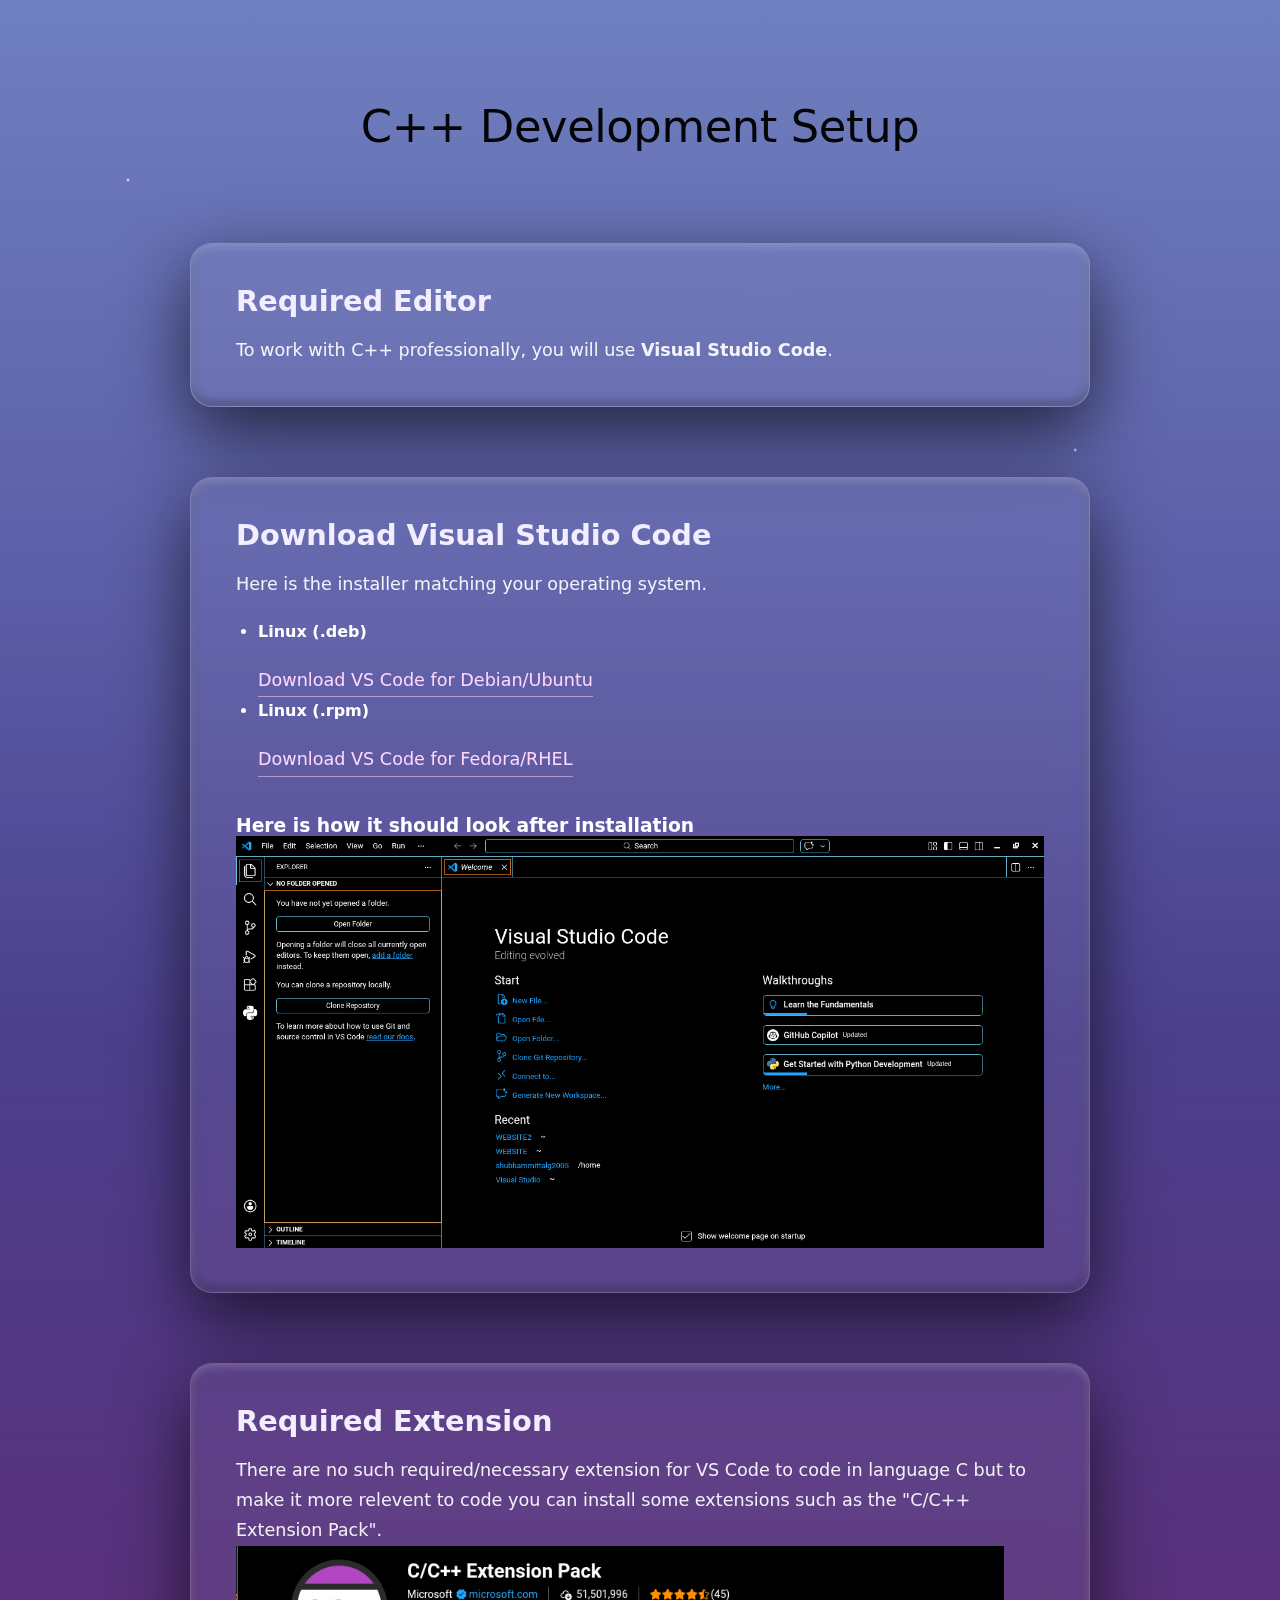
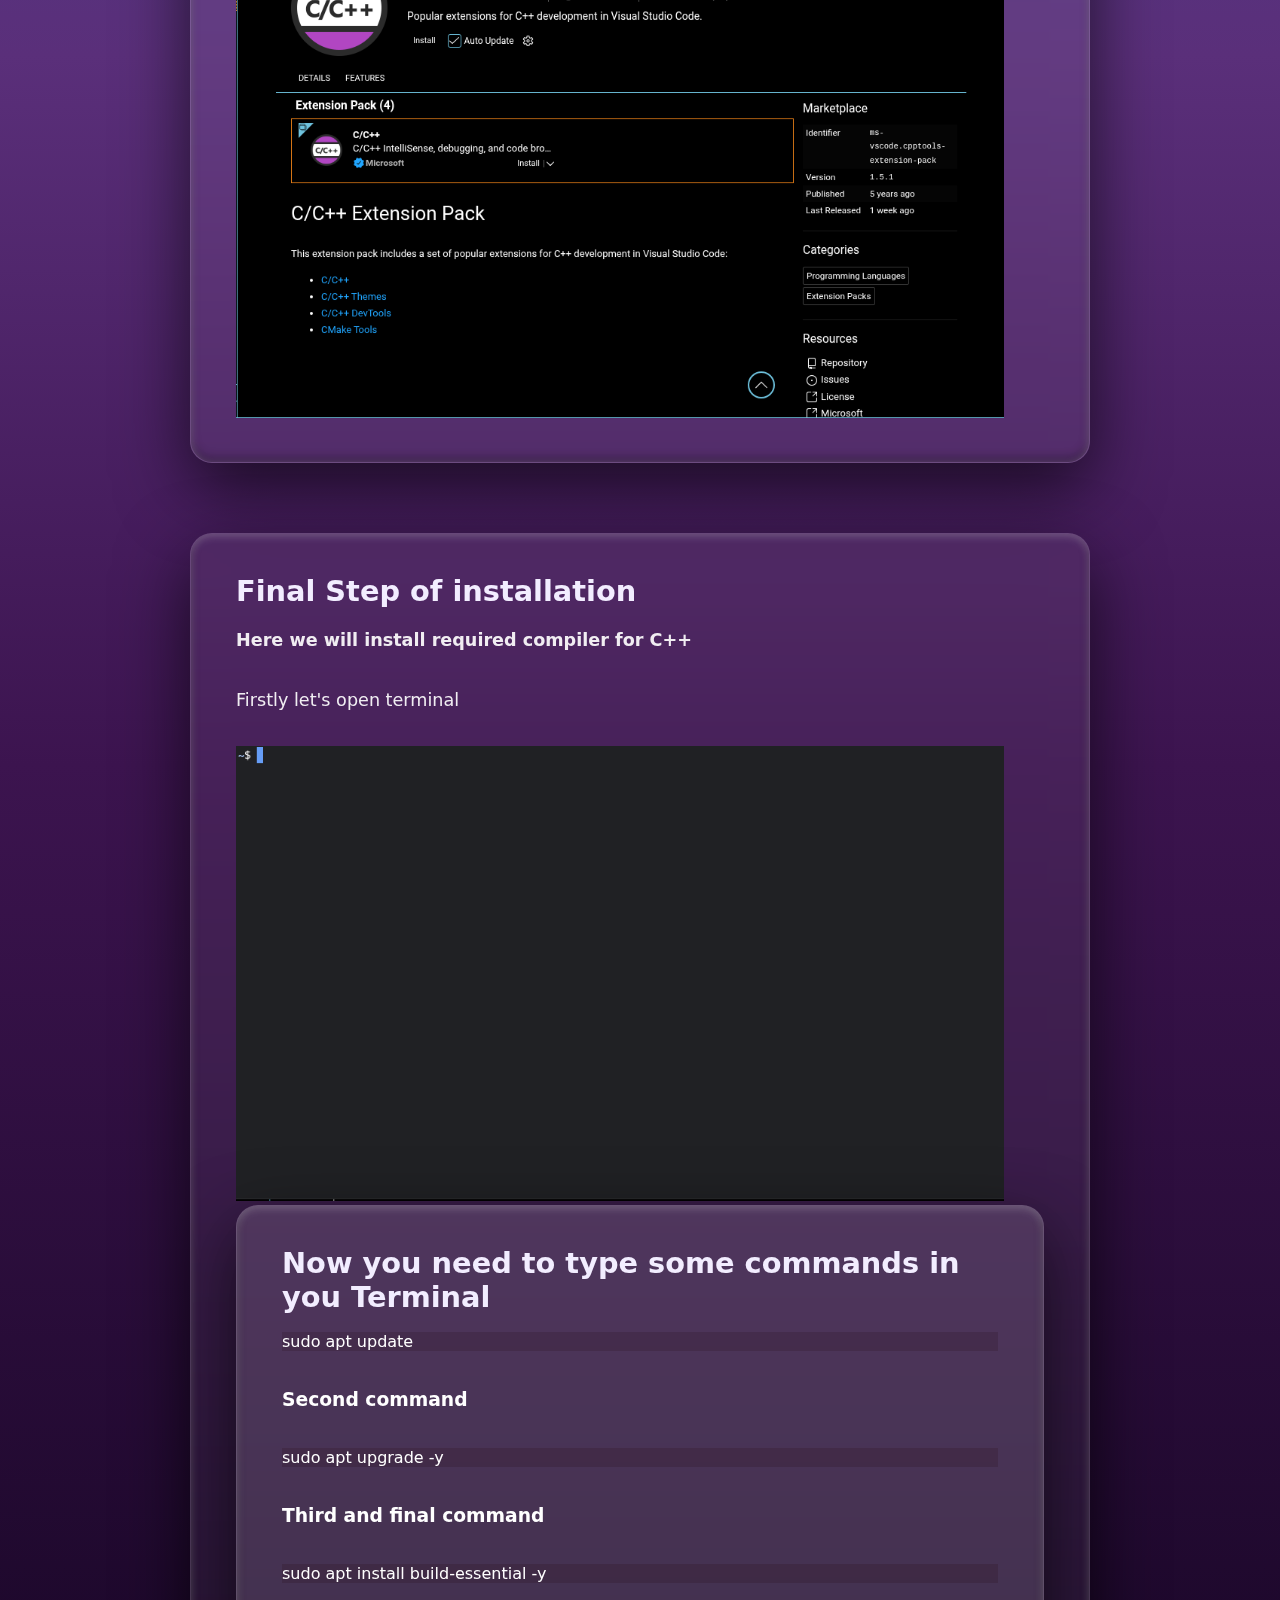
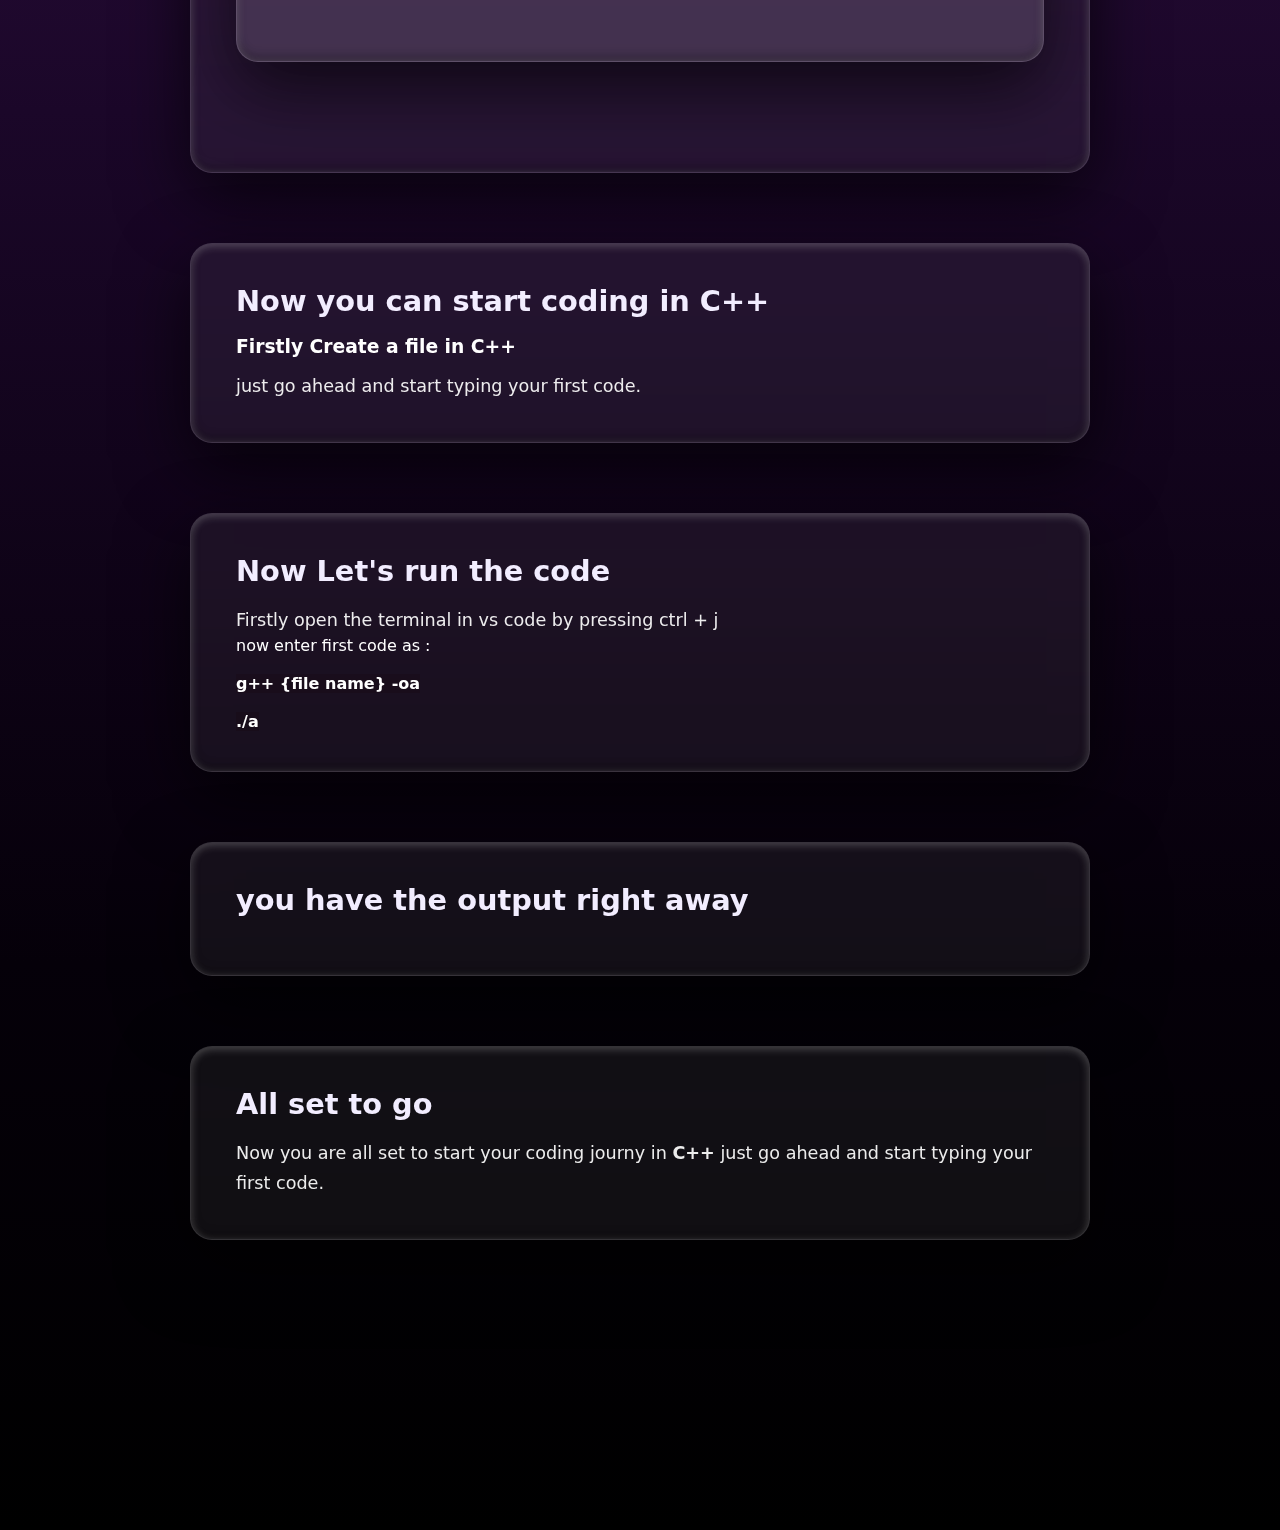
<file: cpp setup/setup-cpp-linux.html>
<!DOCTYPE html>
<html lang="en">
<head>
    <meta charset="UTF-8">
    <title>HTML Setup Guide</title>
    <link rel="stylesheet" href="style.css">
</head>
<body>

<div class="stars"></div>

<main class="container">

    <h1 style="color:black;">
        C++ Development Setup
    </h1>

    <section class="glass-block setup-section">
        <h2>Required Editor</h2>
        <p class="setup-text">
            To work with C++ professionally, you will use
            <strong>Visual Studio Code</strong>.
        </p>
    </section>

    <section class="glass-block setup-section">
        <h2>Download Visual Studio Code</h2>
        <p class="setup-text">
            Here is the installer matching your operating system.
        </p>

        <ul class="setup-list">
            <li>
                <strong>Linux (.deb)</strong><br>
                <a class="download-link"
                   href="https://update.code.visualstudio.com/latest/linux-deb-x64/stable">
                   Download VS Code for Debian/Ubuntu
                </a>
            </li>

            <li>
                <strong>Linux (.rpm)</strong><br>
                <a class="download-link"
                   href="https://update.code.visualstudio.com/latest/linux-rpm-x64/stable">
                   Download VS Code for Fedora/RHEL
                </a>
            </li>
        </ul><br><br>
        <h3>Here is how it should look after installation</h3>
            <div class="screen-shot">
                <div class="screen-shot">
                    <img src="screens/vs-code.png" alt="Visual studio code" style="width:100%; height:100%;">
                </div>

    </section>

    <section class="glass-block setup-section">
        <h2>Required Extension</h2>
        <p class="setup-text">
            There are no such required/necessary extension for VS Code to code in language C but to make it more relevent to code you can
            install some extensions such as the "C/C++ Extension Pack".


            <div class="screen-shot">
                <div class="screen-shot">
                    <img src="screens/CC++Extension-pack.png" alt="C/C++ Extension Pack" style="width:95%; height:95%;">
                </div>


        </p>
    </section>


        <section class="glass-block setup-section">
        <h2>Final Step of installation</h2>
        <p class="setup-text">
            <strong>Here we will install required compiler for C++</strong>
            <br><br>
            Firstly let's open terminal 
            <br><br>
            <div class="screen-shot">
                <div class="screen-shot">
                    <img src="screens/terminal.png" alt="C/C++ Extension Pack" style="width:95%; height:95%;">
                </div>

                
        </p>



        <section class="glass-block setup-section">
        <h2>Now you need to type some commands in you Terminal</h2>
        <p class="setup-text">
            
            
            <blockquote style="background-color: rgba(29, 1, 1, 0.138);"><pre>sudo apt update</pre></blockquote>
        </p><br><br>

        <h3>Second command</h3>
        <p><br><br>
            <blockquote style="background-color: rgba(29, 1, 1, 0.138);"><pre>sudo apt upgrade -y</pre></blockquote>
            

            <br><br>
             
        <h3>Third and final command</h3>
        <p><br><br>
            <blockquote style="background-color: rgba(29, 1, 1, 0.138);"><pre>sudo apt install build-essential -y</pre></blockquote>
            

            <br><br>
            
                
        </p>




    </section>
    </section>

        <section class="glass-block setup-section">
        <h2>Now you can start coding in C++</h2>
        <h3>Firstly Create a file in C++</h3>
        <p class="setup-text">
            <strong></strong> just go ahead and start typing your first code.
        </p>



    </section>
        </section>


        <section class="glass-block setup-section">
        <h2>Now Let's run the code</h2>
        <p class="setup-text">
        Firstly open the terminal in vs code by pressing ctrl + j 
        </p>
        <p>
            now enter first code as :
        </p>
        <br>
        <p>
            <strong style="background-color: rgba(29, 1, 1, 0.138);">g++ {file name} -oa</strong><br>
            <br>
            <strong style="background-color: rgba(29, 1, 1, 0.138);">./a</strong>
        </p>
    </section>



<section class="glass-block setup-section">
    <h2>you have the output right away</h2>
</section>




        <section class="glass-block setup-section">
        <h2>All set to go</h2>
        <p class="setup-text">
            Now you are all set to start your coding journy in
            <strong>C++</strong> just go ahead and start typing your first code.
        </p>
    </section>





</main>

</body>
</html>
</file>
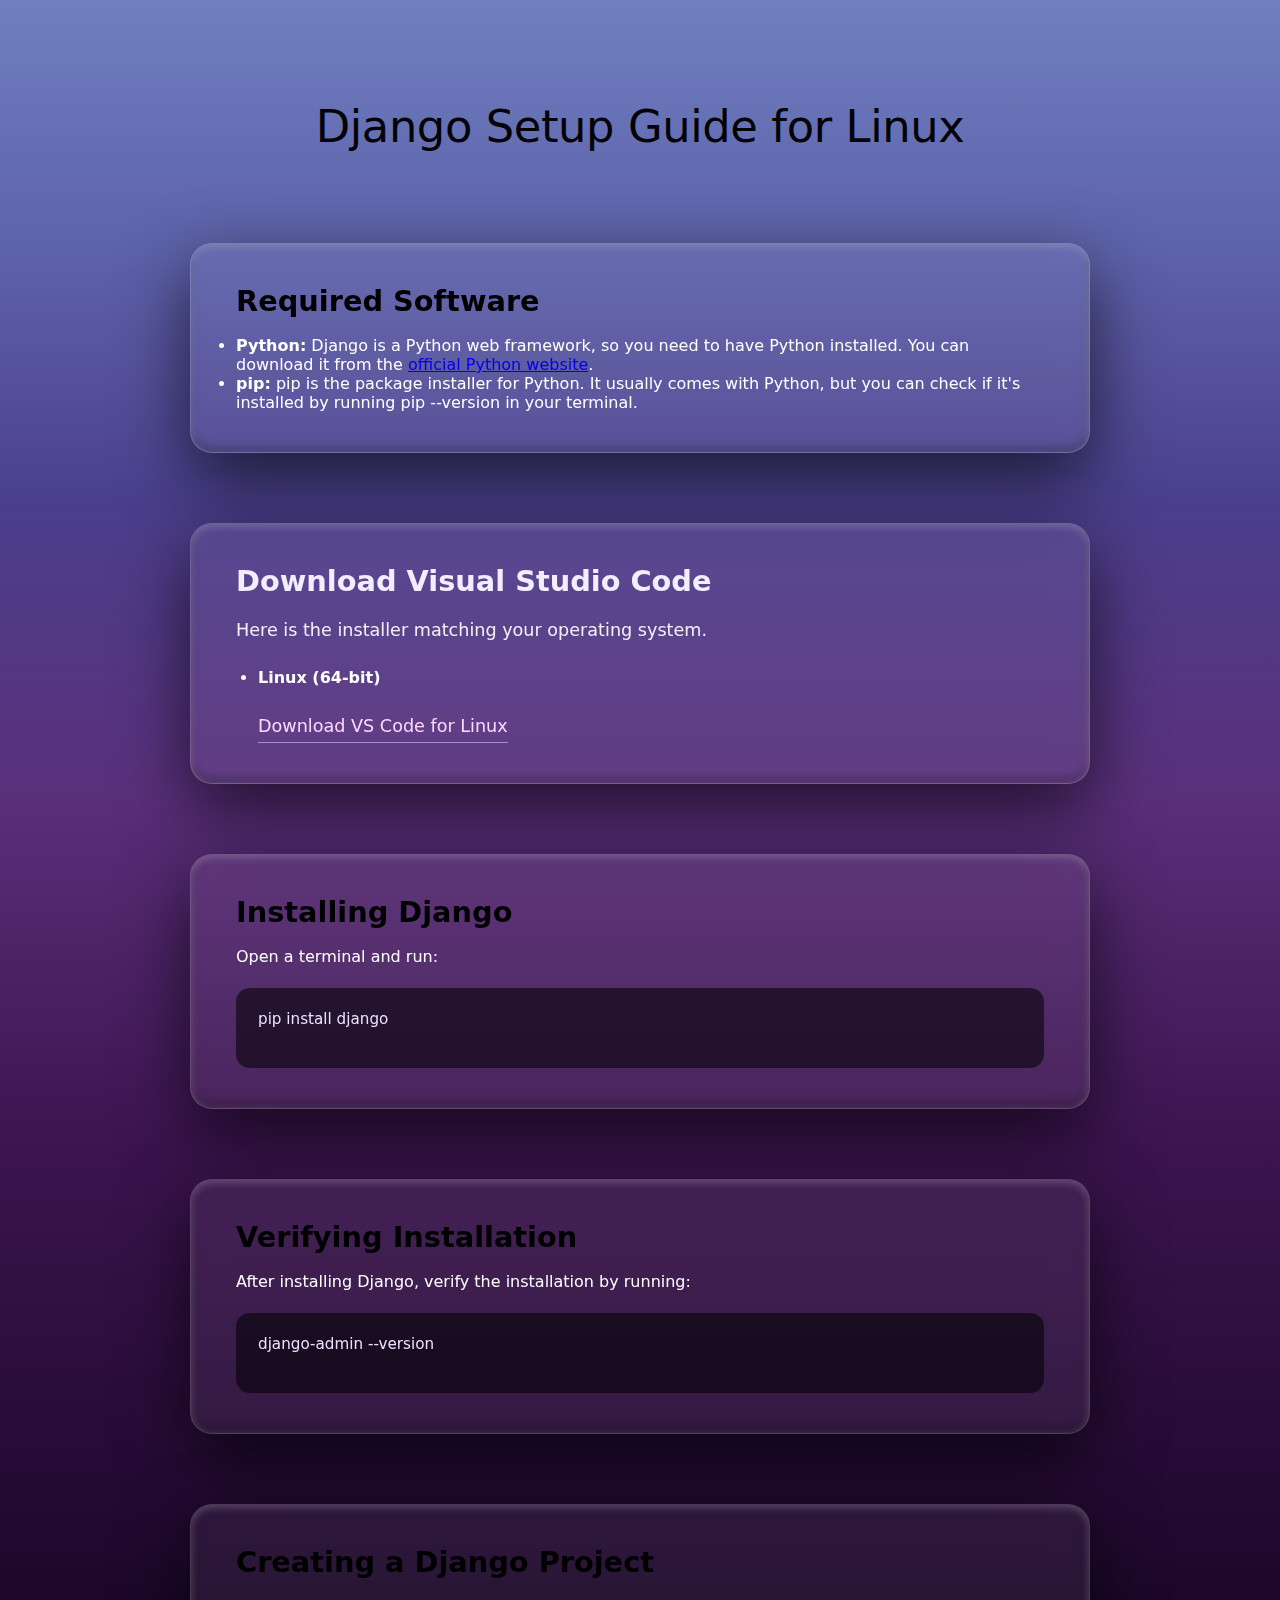
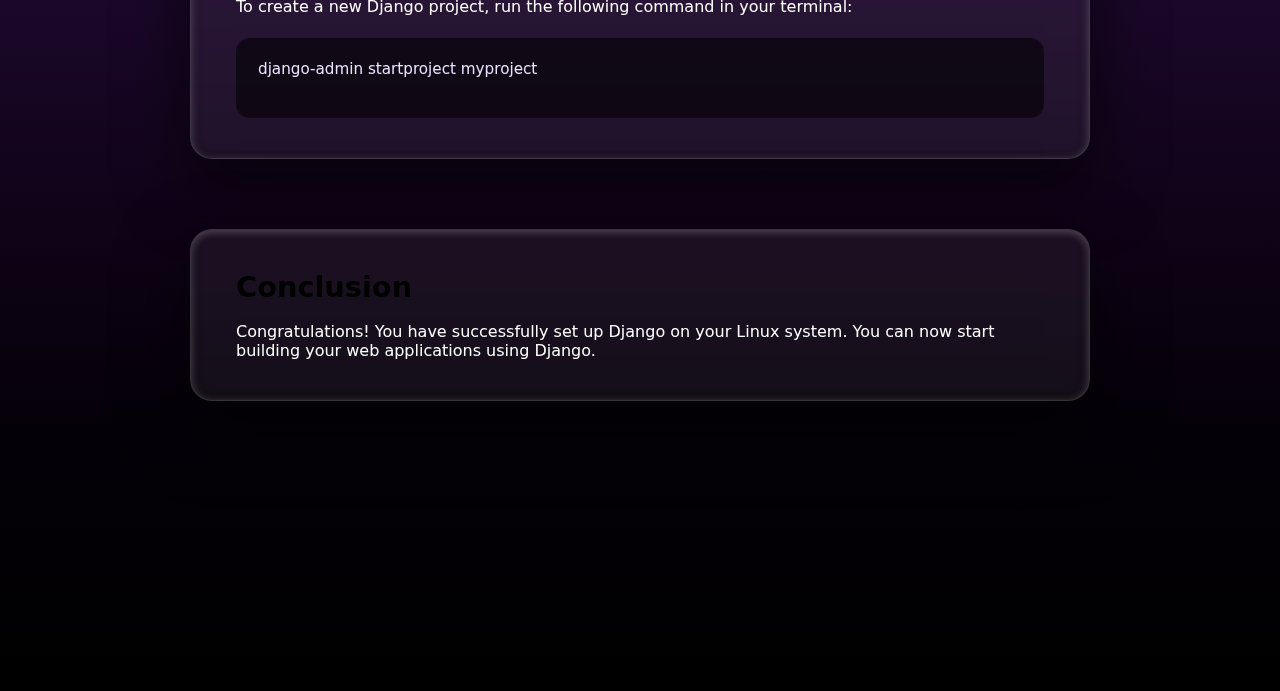
<file: Django setup/setup-django-linux.html>
<!DOCTYPE html>
<html lang="en">
<head>
    <meta charset="UTF-8">
    <meta name="viewport" content="width=device-width, initial-scale=1.0">
    <title>Django Setup Guide for Linux</title>
    <link rel="stylesheet" href="style.css">
</head>
<body>
    <main class="container">
        <h1 style="color: black;">Django Setup Guide for Linux</h1>

        <!-- Required software -->
        <section class="glass-block setup-section"> 
            <h2 style="color: black;">Required Software</h2>
            <ul>
                <li><strong>Python:</strong> Django is a Python web framework, so you need to have Python installed. You can download it from the <a href="https://www.python.org/downloads/">official Python website</a>.</li>
                <li><strong>pip:</strong> pip is the package installer for Python. It usually comes with Python, but you can check if it's installed by running <code>pip --version</code> in your terminal.</li>
            </ul>
        </section>

        <!-- Download vscode editor -->
        <section class="glass-block setup-section"> 
            <h2>Download Visual Studio Code</h2>    
            <p class="setup-text">
                Here is the installer matching your operating system.
            </p>
            <ul class="setup-list">
                <li>
                    <strong>Linux (64-bit)</strong><br>
                    <a class="download-link"
                          href="https://update.code.visualstudio.com/latest/linux-deb-x64/stable">  
                          Download VS Code for Linux    
                    </a>
                </li>
            </ul>
        </section>


        <!-- Installing Django -->
        <section class="glass-block setup-section">
            <h2 style="color: black;">Installing Django</h2>
            <p>Open a terminal and run:</p>           
            <pre class="code-block">
pip install django
            </pre>
        </section>

        <!-- Verifying Installation -->
        <section class="glass-block setup-section">     
            <h2 style="color: black;">Verifying Installation</h2>
            <p>After installing Django, verify the installation by running:</p>
            <pre class="code-block">
django-admin --version
            </pre>
        </section>

        <!-- Basic lines of code -->    
        <section class="glass-block setup-section">     
            <h2 style="color: black;">Creating a Django Project</h2>
            <p>To create a new Django project, run the following command in your terminal:</p>         
            <pre class="code-block">
django-admin startproject myproject
            </pre>
        </section>

        <!-- Conclusion -->
        <section class="glass-block setup-section">         
            <h2 style="color: black;">Conclusion</h2>
            <p>Congratulations! You have successfully set up Django on your Linux system. You can now start building your web applications using Django.</p>
        </section>
    </main>
</body>
</html>
</file>
<file: style.css>
* {
    margin: 0;
    padding: 0;
    box-sizing: border-box;
    font-family: "Segoe UI", system-ui, -apple-system, sans-serif;
}

body {
    min-height: 100vh;
    color: white;
    overflow-x: hidden;
    background: linear-gradient(
        to bottom,
        #6f7fbf 0%,
        #5c5fa8 12%,
        #4b3f8c 22%,
        #5a2f7a 35%,
        #3c144f 50%,
        #1b0729 70%,
        #050009 88%,
        #000000 100%
    );
}

.container {
    position: relative;
    z-index: 1;
    padding: 100px 40px 220px;
    max-width: 1480px;
    margin: auto;
}

h1 {
    text-align: center;
    font-size: 2.8rem;
    font-weight: 500;
    margin-bottom: 90px;
    letter-spacing: -0.4px;
    opacity: 0.97;
}

.languages-grid {
    display: grid;
    grid-template-columns: repeat(auto-fit, minmax(220px, 1fr));
    gap: 80px 65px;
    justify-items: center;
    padding: 20px 0;
}

.language-item {
    text-align: center;
}

.language-card {
    width: 190px;
    height: 190px;
    display: flex;
    align-items: center;
    justify-content: center;
    font-size: 5.8rem;
    position: relative;
    overflow: hidden;

    /* Premium transparent crystal glass */
    background: rgba(255, 255, 255, 0.05);
    backdrop-filter: blur(18px);
    -webkit-backdrop-filter: blur(18px);
    border: 1px solid rgba(255, 255, 255, 0.12);

    border-radius: 22px;  /* balanced roundness — premium without being toy-like */

    /* Thick glass block depth via layered insets + strong float shadow */
    box-shadow: 
        inset 0 3px 8px rgba(255, 255, 255, 0.28),      /* bright top rim light */
        inset 0 -4px 10px rgba(0, 0, 0, 0.32),         /* deep bottom inner shadow */
        inset -2px 0 6px rgba(0, 0, 0, 0.18),
        inset 2px 0 6px rgba(0, 0, 0, 0.18),
        0 25px 70px rgba(0, 0, 0, 0.65),               /* main floating elevation */
        0 10px 30px rgba(0, 0, 0, 0.45);               /* softer secondary shadow */

    transition: all 0.5s cubic-bezier(0.215, 0.61, 0.355, 1);
}

.language-card::before {
    content: "";
    position: absolute;
    inset: 0;
    background: linear-gradient(
        135deg,
        transparent 40%,
        rgba(255, 255, 255, 0.20) 55%,
        transparent 70%
    );
    opacity: 0;
    transition: opacity 0.65s ease;
}

.language-card:hover {
    transform: translateY(-16px);
    box-shadow: 
        inset 0 4px 12px rgba(255, 255, 255, 0.35),
        inset 0 -5px 14px rgba(0, 0, 0, 0.38),
        inset -3px 0 8px rgba(0, 0, 0, 0.22),
        inset 3px 0 8px rgba(0, 0, 0, 0.22),
        0 50px 120px rgba(0, 0, 0, 0.80),
        0 15px 40px rgba(0, 0, 0, 0.55);

    &::before {
        opacity: 1;
    }
}

.language-name {
    margin-top: 20px;
    font-size: 1.15rem;
    font-weight: 400;
    letter-spacing: 0.5px;
    opacity: 0.92;
    color: #ede8ff;
}

/* Stars layer — unchanged, shines beautifully through the glass */
.stars {
    position: fixed;
    inset: 0;
    z-index: 0;
    pointer-events: none;
    background-image: 
        radial-gradient(2px 2px at 5% 10%, white, transparent),
        radial-gradient(1.5px 1.5px at 12% 30%, rgba(255,255,255,0.8), transparent),
        radial-gradient(2px 2px at 18% 80%, white, transparent),
        radial-gradient(1px 1px at 25% 55%, rgba(255,255,255,0.6), transparent),
        radial-gradient(1.8px 1.8px at 30% 15%, white, transparent),
        radial-gradient(1.2px 1.2px at 35% 90%, rgba(255,255,255,0.7), transparent),
        radial-gradient(2px 2px at 42% 25%, white, transparent),
        radial-gradient(1.5px 1.5px at 48% 65%, rgba(255,255,255,0.8), transparent);
    background-size: 200% 200%;
    animation: stars 7s infinite alternate ease-in-out;
}

@keyframes stars {
    from { opacity: 0.4; }
    to   { opacity: 0.85; }
}

/* Responsive tweaks */
@media (max-width: 1100px) {
    .languages-grid {
        grid-template-columns: repeat(3, 1fr);
        gap: 70px 55px;
    }
}

@media (max-width: 768px) {
    .languages-grid {
        grid-template-columns: repeat(2, 1fr);
        gap: 65px 50px;
    }
    h1 { font-size: 2.4rem; margin-bottom: 80px; }
}

@media (max-width: 500px) {
    .languages-grid {
        grid-template-columns: 1fr;
        gap: 70px;
    }
    .language-card {
        width: 220px;
        height: 220px;
        font-size: 6.8rem;
        border-radius: 20px;
    }
}

/* ===== SETUP PAGE STYLES ===== */

.setup-section {
    max-width: 900px;
    margin: 0 auto 70px;
}

.setup-text {
    font-size: 1.1rem;
    line-height: 1.7;
    opacity: 0.92;
    margin-top: 15px;
}

.glass-block {
    padding: 40px 45px;
    border-radius: 22px;

    background: rgba(255,255,255,0.06);
    backdrop-filter: blur(16px);
    -webkit-backdrop-filter: blur(16px);

    border: 1px solid rgba(255,255,255,0.15);
    box-shadow:
        inset 0 2px 8px rgba(255,255,255,0.25),
        inset 0 -4px 10px rgba(0,0,0,0.35),
        0 25px 70px rgba(0,0,0,0.65);
}

.setup-section h2 {
    font-size: 1.8rem;
    margin-bottom: 18px;
    color: #f2edff;
}

.setup-list {
    margin-top: 18px;
    padding-left: 22px;
    line-height: 1.8;
}

.download-link {
    display: inline-block;
    margin-top: 18px;
    font-size: 1.1rem;
    color: #ffd7ff;
    text-decoration: none;
    border-bottom: 1px solid rgba(255,215,255,0.5);
}

.download-link:hover {
    opacity: 0.85;
}

.code-block {
    margin-top: 22px;
    padding: 22px;
    border-radius: 14px;
    background: rgba(0,0,0,0.55);
    color: #e9e3ff;
    font-size: 0.95rem;
    overflow-x: auto;
}

.final-note {
    text-align: center;
    margin-top: 100px;
}
</file>
<file: Angular setup/style.css>
* {
    margin: 0;
    padding: 0;
    box-sizing: border-box;
    font-family: "Segoe UI", system-ui, -apple-system, sans-serif;
}

body {
    min-height: 100vh;
    color: white;
    overflow-x: hidden;
    background: linear-gradient(
        to bottom,
        #6f7fbf 0%,
        #5c5fa8 12%,
        #4b3f8c 22%,
        #5a2f7a 35%,
        #3c144f 50%,
        #1b0729 70%,
        #050009 88%,
        #000000 100%
    );
}

.container {
    position: relative;
    z-index: 1;
    padding: 100px 40px 220px;
    max-width: 1480px;
    margin: auto;
}

h1 {
    text-align: center;
    font-size: 2.8rem;
    font-weight: 500;
    margin-bottom: 90px;
    letter-spacing: -0.4px;
    opacity: 0.97;
}

.languages-grid {
    display: grid;
    grid-template-columns: repeat(auto-fit, minmax(220px, 1fr));
    gap: 80px 65px;
    justify-items: center;
    padding: 20px 0;
}

.language-item {
    text-align: center;
}

.language-card {
    width: 190px;
    height: 190px;
    display: flex;
    align-items: center;
    justify-content: center;
    font-size: 5.8rem;
    position: relative;
    overflow: hidden;

    /* Premium transparent crystal glass */
    background: rgba(255, 255, 255, 0.05);
    backdrop-filter: blur(18px);
    -webkit-backdrop-filter: blur(18px);
    border: 1px solid rgba(255, 255, 255, 0.12);

    border-radius: 22px;  /* balanced roundness — premium without being toy-like */

    /* Thick glass block depth via layered insets + strong float shadow */
    box-shadow: 
        inset 0 3px 8px rgba(255, 255, 255, 0.28),      /* bright top rim light */
        inset 0 -4px 10px rgba(0, 0, 0, 0.32),         /* deep bottom inner shadow */
        inset -2px 0 6px rgba(0, 0, 0, 0.18),
        inset 2px 0 6px rgba(0, 0, 0, 0.18),
        0 25px 70px rgba(0, 0, 0, 0.65),               /* main floating elevation */
        0 10px 30px rgba(0, 0, 0, 0.45);               /* softer secondary shadow */

    transition: all 0.5s cubic-bezier(0.215, 0.61, 0.355, 1);
}

.language-card::before {
    content: "";
    position: absolute;
    inset: 0;
    background: linear-gradient(
        135deg,
        transparent 40%,
        rgba(255, 255, 255, 0.20) 55%,
        transparent 70%
    );
    opacity: 0;
    transition: opacity 0.65s ease;
}

.language-card:hover {
    transform: translateY(-16px);
    box-shadow: 
        inset 0 4px 12px rgba(255, 255, 255, 0.35),
        inset 0 -5px 14px rgba(0, 0, 0, 0.38),
        inset -3px 0 8px rgba(0, 0, 0, 0.22),
        inset 3px 0 8px rgba(0, 0, 0, 0.22),
        0 50px 120px rgba(0, 0, 0, 0.80),
        0 15px 40px rgba(0, 0, 0, 0.55);

    &::before {
        opacity: 1;
    }
}

.language-name {
    margin-top: 20px;
    font-size: 1.15rem;
    font-weight: 400;
    letter-spacing: 0.5px;
    opacity: 0.92;
    color: #ede8ff;
}

/* Stars layer — unchanged, shines beautifully through the glass */
.stars {
    position: fixed;
    inset: 0;
    z-index: 0;
    pointer-events: none;
    background-image: 
        radial-gradient(2px 2px at 5% 10%, white, transparent),
        radial-gradient(1.5px 1.5px at 12% 30%, rgba(255,255,255,0.8), transparent),
        radial-gradient(2px 2px at 18% 80%, white, transparent),
        radial-gradient(1px 1px at 25% 55%, rgba(255,255,255,0.6), transparent),
        radial-gradient(1.8px 1.8px at 30% 15%, white, transparent),
        radial-gradient(1.2px 1.2px at 35% 90%, rgba(255,255,255,0.7), transparent),
        radial-gradient(2px 2px at 42% 25%, white, transparent),
        radial-gradient(1.5px 1.5px at 48% 65%, rgba(255,255,255,0.8), transparent);
    background-size: 200% 200%;
    animation: stars 7s infinite alternate ease-in-out;
}

@keyframes stars {
    from { opacity: 0.4; }
    to   { opacity: 0.85; }
}

/* Responsive tweaks */
@media (max-width: 1100px) {
    .languages-grid {
        grid-template-columns: repeat(3, 1fr);
        gap: 70px 55px;
    }
}

@media (max-width: 768px) {
    .languages-grid {
        grid-template-columns: repeat(2, 1fr);
        gap: 65px 50px;
    }
    h1 { font-size: 2.4rem; margin-bottom: 80px; }
}

@media (max-width: 500px) {
    .languages-grid {
        grid-template-columns: 1fr;
        gap: 70px;
    }
    .language-card {
        width: 220px;
        height: 220px;
        font-size: 6.8rem;
        border-radius: 20px;
    }
}

/* ===== SETUP PAGE STYLES ===== */

.setup-section {
    max-width: 900px;
    margin: 0 auto 70px;
}

.setup-text {
    font-size: 1.1rem;
    line-height: 1.7;
    opacity: 0.92;
    margin-top: 15px;
}

.glass-block {
    padding: 40px 45px;
    border-radius: 22px;

    background: rgba(255,255,255,0.06);
    backdrop-filter: blur(16px);
    -webkit-backdrop-filter: blur(16px);

    border: 1px solid rgba(255,255,255,0.15);
    box-shadow:
        inset 0 2px 8px rgba(255,255,255,0.25),
        inset 0 -4px 10px rgba(0,0,0,0.35),
        0 25px 70px rgba(0,0,0,0.65);
}

.setup-section h2 {
    font-size: 1.8rem;
    margin-bottom: 18px;
    color: #f2edff;
}

.setup-list {
    margin-top: 18px;
    padding-left: 22px;
    line-height: 1.8;
}

.download-link {
    display: inline-block;
    margin-top: 18px;
    font-size: 1.1rem;
    color: #ffd7ff;
    text-decoration: none;
    border-bottom: 1px solid rgba(255,215,255,0.5);
}

.download-link:hover {
    opacity: 0.85;
}

.code-block {
    margin-top: 22px;
    padding: 22px;
    border-radius: 14px;
    background: rgba(0,0,0,0.55);
    color: #e9e3ff;
    font-size: 0.95rem;
    overflow-x: auto;
}

.final-note {
    text-align: center;
    margin-top: 100px;
}
</file>
<file: C setup/style.css>
* {
    margin: 0;
    padding: 0;
    box-sizing: border-box;
    font-family: "Segoe UI", system-ui, -apple-system, sans-serif;
}

body {
    min-height: 100vh;
    color: white;
    overflow-x: hidden;
    background: linear-gradient(
        to bottom,
        #6f7fbf 0%,
        #5c5fa8 12%,
        #4b3f8c 22%,
        #5a2f7a 35%,
        #3c144f 50%,
        #1b0729 70%,
        #050009 88%,
        #000000 100%
    );
}

.container {
    position: relative;
    z-index: 1;
    padding: 100px 40px 220px;
    max-width: 1480px;
    margin: auto;
}

h1 {
    text-align: center;
    font-size: 2.8rem;
    font-weight: 500;
    margin-bottom: 90px;
    letter-spacing: -0.4px;
    opacity: 0.97;
}

.languages-grid {
    display: grid;
    grid-template-columns: repeat(auto-fit, minmax(220px, 1fr));
    gap: 80px 65px;
    justify-items: center;
    padding: 20px 0;
}

.language-item {
    text-align: center;
}

.language-card {
    width: 190px;
    height: 190px;
    display: flex;
    align-items: center;
    justify-content: center;
    font-size: 5.8rem;
    position: relative;
    overflow: hidden;

    /* Premium transparent crystal glass */
    background: rgba(255, 255, 255, 0.05);
    backdrop-filter: blur(18px);
    -webkit-backdrop-filter: blur(18px);
    border: 1px solid rgba(255, 255, 255, 0.12);

    border-radius: 22px;  /* balanced roundness — premium without being toy-like */

    /* Thick glass block depth via layered insets + strong float shadow */
    box-shadow: 
        inset 0 3px 8px rgba(255, 255, 255, 0.28),      /* bright top rim light */
        inset 0 -4px 10px rgba(0, 0, 0, 0.32),         /* deep bottom inner shadow */
        inset -2px 0 6px rgba(0, 0, 0, 0.18),
        inset 2px 0 6px rgba(0, 0, 0, 0.18),
        0 25px 70px rgba(0, 0, 0, 0.65),               /* main floating elevation */
        0 10px 30px rgba(0, 0, 0, 0.45);               /* softer secondary shadow */

    transition: all 0.5s cubic-bezier(0.215, 0.61, 0.355, 1);
}

.language-card::before {
    content: "";
    position: absolute;
    inset: 0;
    background: linear-gradient(
        135deg,
        transparent 40%,
        rgba(255, 255, 255, 0.20) 55%,
        transparent 70%
    );
    opacity: 0;
    transition: opacity 0.65s ease;
}

.language-card:hover {
    transform: translateY(-16px);
    box-shadow: 
        inset 0 4px 12px rgba(255, 255, 255, 0.35),
        inset 0 -5px 14px rgba(0, 0, 0, 0.38),
        inset -3px 0 8px rgba(0, 0, 0, 0.22),
        inset 3px 0 8px rgba(0, 0, 0, 0.22),
        0 50px 120px rgba(0, 0, 0, 0.80),
        0 15px 40px rgba(0, 0, 0, 0.55);

    &::before {
        opacity: 1;
    }
}

.language-name {
    margin-top: 20px;
    font-size: 1.15rem;
    font-weight: 400;
    letter-spacing: 0.5px;
    opacity: 0.92;
    color: #ede8ff;
}

/* Stars layer — unchanged, shines beautifully through the glass */
.stars {
    position: fixed;
    inset: 0;
    z-index: 0;
    pointer-events: none;
    background-image: 
        radial-gradient(2px 2px at 5% 10%, white, transparent),
        radial-gradient(1.5px 1.5px at 12% 30%, rgba(255,255,255,0.8), transparent),
        radial-gradient(2px 2px at 18% 80%, white, transparent),
        radial-gradient(1px 1px at 25% 55%, rgba(255,255,255,0.6), transparent),
        radial-gradient(1.8px 1.8px at 30% 15%, white, transparent),
        radial-gradient(1.2px 1.2px at 35% 90%, rgba(255,255,255,0.7), transparent),
        radial-gradient(2px 2px at 42% 25%, white, transparent),
        radial-gradient(1.5px 1.5px at 48% 65%, rgba(255,255,255,0.8), transparent);
    background-size: 200% 200%;
    animation: stars 7s infinite alternate ease-in-out;
}

@keyframes stars {
    from { opacity: 0.4; }
    to   { opacity: 0.85; }
}

/* Responsive tweaks */
@media (max-width: 1100px) {
    .languages-grid {
        grid-template-columns: repeat(3, 1fr);
        gap: 70px 55px;
    }
}

@media (max-width: 768px) {
    .languages-grid {
        grid-template-columns: repeat(2, 1fr);
        gap: 65px 50px;
    }
    h1 { font-size: 2.4rem; margin-bottom: 80px; }
}

@media (max-width: 500px) {
    .languages-grid {
        grid-template-columns: 1fr;
        gap: 70px;
    }
    .language-card {
        width: 220px;
        height: 220px;
        font-size: 6.8rem;
        border-radius: 20px;
    }
}

/* ===== SETUP PAGE STYLES ===== */

.setup-section {
    max-width: 900px;
    margin: 0 auto 70px;
}

.setup-text {
    font-size: 1.1rem;
    line-height: 1.7;
    opacity: 0.92;
    margin-top: 15px;
}

.glass-block {
    padding: 40px 45px;
    border-radius: 22px;

    background: rgba(255,255,255,0.06);
    backdrop-filter: blur(16px);
    -webkit-backdrop-filter: blur(16px);

    border: 1px solid rgba(255,255,255,0.15);
    box-shadow:
        inset 0 2px 8px rgba(255,255,255,0.25),
        inset 0 -4px 10px rgba(0,0,0,0.35),
        0 25px 70px rgba(0,0,0,0.65);
}

.setup-section h2 {
    font-size: 1.8rem;
    margin-bottom: 18px;
    color: #f2edff;
}

.setup-list {
    margin-top: 18px;
    padding-left: 22px;
    line-height: 1.8;
}

.download-link {
    display: inline-block;
    margin-top: 18px;
    font-size: 1.1rem;
    color: #ffd7ff;
    text-decoration: none;
    border-bottom: 1px solid rgba(255,215,255,0.5);
}

.download-link:hover {
    opacity: 0.85;
}

.code-block {
    margin-top: 22px;
    padding: 22px;
    border-radius: 14px;
    background: rgba(0,0,0,0.55);
    color: #e9e3ff;
    font-size: 0.95rem;
    overflow-x: auto;
}

.final-note {
    text-align: center;
    margin-top: 100px;
}
</file>
<file: cpp setup/style.css>
* {
    margin: 0;
    padding: 0;
    box-sizing: border-box;
    font-family: "Segoe UI", system-ui, -apple-system, sans-serif;
}

body {
    min-height: 100vh;
    color: white;
    overflow-x: hidden;
    background: linear-gradient(
        to bottom,
        #6f7fbf 0%,
        #5c5fa8 12%,
        #4b3f8c 22%,
        #5a2f7a 35%,
        #3c144f 50%,
        #1b0729 70%,
        #050009 88%,
        #000000 100%
    );
}

.container {
    position: relative;
    z-index: 1;
    padding: 100px 40px 220px;
    max-width: 1480px;
    margin: auto;
}

h1 {
    text-align: center;
    font-size: 2.8rem;
    font-weight: 500;
    margin-bottom: 90px;
    letter-spacing: -0.4px;
    opacity: 0.97;
}

.languages-grid {
    display: grid;
    grid-template-columns: repeat(auto-fit, minmax(220px, 1fr));
    gap: 80px 65px;
    justify-items: center;
    padding: 20px 0;
}

.language-item {
    text-align: center;
}

.language-card {
    width: 190px;
    height: 190px;
    display: flex;
    align-items: center;
    justify-content: center;
    font-size: 5.8rem;
    position: relative;
    overflow: hidden;

    /* Premium transparent crystal glass */
    background: rgba(255, 255, 255, 0.05);
    backdrop-filter: blur(18px);
    -webkit-backdrop-filter: blur(18px);
    border: 1px solid rgba(255, 255, 255, 0.12);

    border-radius: 22px;  /* balanced roundness — premium without being toy-like */

    /* Thick glass block depth via layered insets + strong float shadow */
    box-shadow: 
        inset 0 3px 8px rgba(255, 255, 255, 0.28),      /* bright top rim light */
        inset 0 -4px 10px rgba(0, 0, 0, 0.32),         /* deep bottom inner shadow */
        inset -2px 0 6px rgba(0, 0, 0, 0.18),
        inset 2px 0 6px rgba(0, 0, 0, 0.18),
        0 25px 70px rgba(0, 0, 0, 0.65),               /* main floating elevation */
        0 10px 30px rgba(0, 0, 0, 0.45);               /* softer secondary shadow */

    transition: all 0.5s cubic-bezier(0.215, 0.61, 0.355, 1);
}

.language-card::before {
    content: "";
    position: absolute;
    inset: 0;
    background: linear-gradient(
        135deg,
        transparent 40%,
        rgba(255, 255, 255, 0.20) 55%,
        transparent 70%
    );
    opacity: 0;
    transition: opacity 0.65s ease;
}

.language-card:hover {
    transform: translateY(-16px);
    box-shadow: 
        inset 0 4px 12px rgba(255, 255, 255, 0.35),
        inset 0 -5px 14px rgba(0, 0, 0, 0.38),
        inset -3px 0 8px rgba(0, 0, 0, 0.22),
        inset 3px 0 8px rgba(0, 0, 0, 0.22),
        0 50px 120px rgba(0, 0, 0, 0.80),
        0 15px 40px rgba(0, 0, 0, 0.55);

    &::before {
        opacity: 1;
    }
}

.language-name {
    margin-top: 20px;
    font-size: 1.15rem;
    font-weight: 400;
    letter-spacing: 0.5px;
    opacity: 0.92;
    color: #ede8ff;
}

/* Stars layer — unchanged, shines beautifully through the glass */
.stars {
    position: fixed;
    inset: 0;
    z-index: 0;
    pointer-events: none;
    background-image: 
        radial-gradient(2px 2px at 5% 10%, white, transparent),
        radial-gradient(1.5px 1.5px at 12% 30%, rgba(255,255,255,0.8), transparent),
        radial-gradient(2px 2px at 18% 80%, white, transparent),
        radial-gradient(1px 1px at 25% 55%, rgba(255,255,255,0.6), transparent),
        radial-gradient(1.8px 1.8px at 30% 15%, white, transparent),
        radial-gradient(1.2px 1.2px at 35% 90%, rgba(255,255,255,0.7), transparent),
        radial-gradient(2px 2px at 42% 25%, white, transparent),
        radial-gradient(1.5px 1.5px at 48% 65%, rgba(255,255,255,0.8), transparent);
    background-size: 200% 200%;
    animation: stars 7s infinite alternate ease-in-out;
}

@keyframes stars {
    from { opacity: 0.4; }
    to   { opacity: 0.85; }
}

/* Responsive tweaks */
@media (max-width: 1100px) {
    .languages-grid {
        grid-template-columns: repeat(3, 1fr);
        gap: 70px 55px;
    }
}

@media (max-width: 768px) {
    .languages-grid {
        grid-template-columns: repeat(2, 1fr);
        gap: 65px 50px;
    }
    h1 { font-size: 2.4rem; margin-bottom: 80px; }
}

@media (max-width: 500px) {
    .languages-grid {
        grid-template-columns: 1fr;
        gap: 70px;
    }
    .language-card {
        width: 220px;
        height: 220px;
        font-size: 6.8rem;
        border-radius: 20px;
    }
}

/* ===== SETUP PAGE STYLES ===== */

.setup-section {
    max-width: 900px;
    margin: 0 auto 70px;
}

.setup-text {
    font-size: 1.1rem;
    line-height: 1.7;
    opacity: 0.92;
    margin-top: 15px;
}

.glass-block {
    padding: 40px 45px;
    border-radius: 22px;

    background: rgba(255,255,255,0.06);
    backdrop-filter: blur(16px);
    -webkit-backdrop-filter: blur(16px);

    border: 1px solid rgba(255,255,255,0.15);
    box-shadow:
        inset 0 2px 8px rgba(255,255,255,0.25),
        inset 0 -4px 10px rgba(0,0,0,0.35),
        0 25px 70px rgba(0,0,0,0.65);
}

.setup-section h2 {
    font-size: 1.8rem;
    margin-bottom: 18px;
    color: #f2edff;
}

.setup-list {
    margin-top: 18px;
    padding-left: 22px;
    line-height: 1.8;
}

.download-link {
    display: inline-block;
    margin-top: 18px;
    font-size: 1.1rem;
    color: #ffd7ff;
    text-decoration: none;
    border-bottom: 1px solid rgba(255,215,255,0.5);
}

.download-link:hover {
    opacity: 0.85;
}

.code-block {
    margin-top: 22px;
    padding: 22px;
    border-radius: 14px;
    background: rgba(0,0,0,0.55);
    color: #e9e3ff;
    font-size: 0.95rem;
    overflow-x: auto;
}

.final-note {
    text-align: center;
    margin-top: 100px;
}
</file>
<file: Django setup/style.css>
* {
    margin: 0;
    padding: 0;
    box-sizing: border-box;
    font-family: "Segoe UI", system-ui, -apple-system, sans-serif;
}

body {
    min-height: 100vh;
    color: white;
    overflow-x: hidden;
    background: linear-gradient(
        to bottom,
        #6f7fbf 0%,
        #5c5fa8 12%,
        #4b3f8c 22%,
        #5a2f7a 35%,
        #3c144f 50%,
        #1b0729 70%,
        #050009 88%,
        #000000 100%
    );
}

.container {
    position: relative;
    z-index: 1;
    padding: 100px 40px 220px;
    max-width: 1480px;
    margin: auto;
}

h1 {
    text-align: center;
    font-size: 2.8rem;
    font-weight: 500;
    margin-bottom: 90px;
    letter-spacing: -0.4px;
    opacity: 0.97;
}

.languages-grid {
    display: grid;
    grid-template-columns: repeat(auto-fit, minmax(220px, 1fr));
    gap: 80px 65px;
    justify-items: center;
    padding: 20px 0;
}

.language-item {
    text-align: center;
}

.language-card {
    width: 190px;
    height: 190px;
    display: flex;
    align-items: center;
    justify-content: center;
    font-size: 5.8rem;
    position: relative;
    overflow: hidden;

    /* Premium transparent crystal glass */
    background: rgba(255, 255, 255, 0.05);
    backdrop-filter: blur(18px);
    -webkit-backdrop-filter: blur(18px);
    border: 1px solid rgba(255, 255, 255, 0.12);

    border-radius: 22px;  /* balanced roundness — premium without being toy-like */

    /* Thick glass block depth via layered insets + strong float shadow */
    box-shadow: 
        inset 0 3px 8px rgba(255, 255, 255, 0.28),      /* bright top rim light */
        inset 0 -4px 10px rgba(0, 0, 0, 0.32),         /* deep bottom inner shadow */
        inset -2px 0 6px rgba(0, 0, 0, 0.18),
        inset 2px 0 6px rgba(0, 0, 0, 0.18),
        0 25px 70px rgba(0, 0, 0, 0.65),               /* main floating elevation */
        0 10px 30px rgba(0, 0, 0, 0.45);               /* softer secondary shadow */

    transition: all 0.5s cubic-bezier(0.215, 0.61, 0.355, 1);
}

.language-card::before {
    content: "";
    position: absolute;
    inset: 0;
    background: linear-gradient(
        135deg,
        transparent 40%,
        rgba(255, 255, 255, 0.20) 55%,
        transparent 70%
    );
    opacity: 0;
    transition: opacity 0.65s ease;
}

.language-card:hover {
    transform: translateY(-16px);
    box-shadow: 
        inset 0 4px 12px rgba(255, 255, 255, 0.35),
        inset 0 -5px 14px rgba(0, 0, 0, 0.38),
        inset -3px 0 8px rgba(0, 0, 0, 0.22),
        inset 3px 0 8px rgba(0, 0, 0, 0.22),
        0 50px 120px rgba(0, 0, 0, 0.80),
        0 15px 40px rgba(0, 0, 0, 0.55);

    &::before {
        opacity: 1;
    }
}

.language-name {
    margin-top: 20px;
    font-size: 1.15rem;
    font-weight: 400;
    letter-spacing: 0.5px;
    opacity: 0.92;
    color: #ede8ff;
}

/* Stars layer — unchanged, shines beautifully through the glass */
.stars {
    position: fixed;
    inset: 0;
    z-index: 0;
    pointer-events: none;
    background-image: 
        radial-gradient(2px 2px at 5% 10%, white, transparent),
        radial-gradient(1.5px 1.5px at 12% 30%, rgba(255,255,255,0.8), transparent),
        radial-gradient(2px 2px at 18% 80%, white, transparent),
        radial-gradient(1px 1px at 25% 55%, rgba(255,255,255,0.6), transparent),
        radial-gradient(1.8px 1.8px at 30% 15%, white, transparent),
        radial-gradient(1.2px 1.2px at 35% 90%, rgba(255,255,255,0.7), transparent),
        radial-gradient(2px 2px at 42% 25%, white, transparent),
        radial-gradient(1.5px 1.5px at 48% 65%, rgba(255,255,255,0.8), transparent);
    background-size: 200% 200%;
    animation: stars 7s infinite alternate ease-in-out;
}

@keyframes stars {
    from { opacity: 0.4; }
    to   { opacity: 0.85; }
}

/* Responsive tweaks */
@media (max-width: 1100px) {
    .languages-grid {
        grid-template-columns: repeat(3, 1fr);
        gap: 70px 55px;
    }
}

@media (max-width: 768px) {
    .languages-grid {
        grid-template-columns: repeat(2, 1fr);
        gap: 65px 50px;
    }
    h1 { font-size: 2.4rem; margin-bottom: 80px; }
}

@media (max-width: 500px) {
    .languages-grid {
        grid-template-columns: 1fr;
        gap: 70px;
    }
    .language-card {
        width: 220px;
        height: 220px;
        font-size: 6.8rem;
        border-radius: 20px;
    }
}

/* ===== SETUP PAGE STYLES ===== */

.setup-section {
    max-width: 900px;
    margin: 0 auto 70px;
}

.setup-text {
    font-size: 1.1rem;
    line-height: 1.7;
    opacity: 0.92;
    margin-top: 15px;
}

.glass-block {
    padding: 40px 45px;
    border-radius: 22px;

    background: rgba(255,255,255,0.06);
    backdrop-filter: blur(16px);
    -webkit-backdrop-filter: blur(16px);

    border: 1px solid rgba(255,255,255,0.15);
    box-shadow:
        inset 0 2px 8px rgba(255,255,255,0.25),
        inset 0 -4px 10px rgba(0,0,0,0.35),
        0 25px 70px rgba(0,0,0,0.65);
}

.setup-section h2 {
    font-size: 1.8rem;
    margin-bottom: 18px;
    color: #f2edff;
}

.setup-list {
    margin-top: 18px;
    padding-left: 22px;
    line-height: 1.8;
}

.download-link {
    display: inline-block;
    margin-top: 18px;
    font-size: 1.1rem;
    color: #ffd7ff;
    text-decoration: none;
    border-bottom: 1px solid rgba(255,215,255,0.5);
}

.download-link:hover {
    opacity: 0.85;
}

.code-block {
    margin-top: 22px;
    padding: 22px;
    border-radius: 14px;
    background: rgba(0,0,0,0.55);
    color: #e9e3ff;
    font-size: 0.95rem;
    overflow-x: auto;
}

.final-note {
    text-align: center;
    margin-top: 100px;
}
</file>
